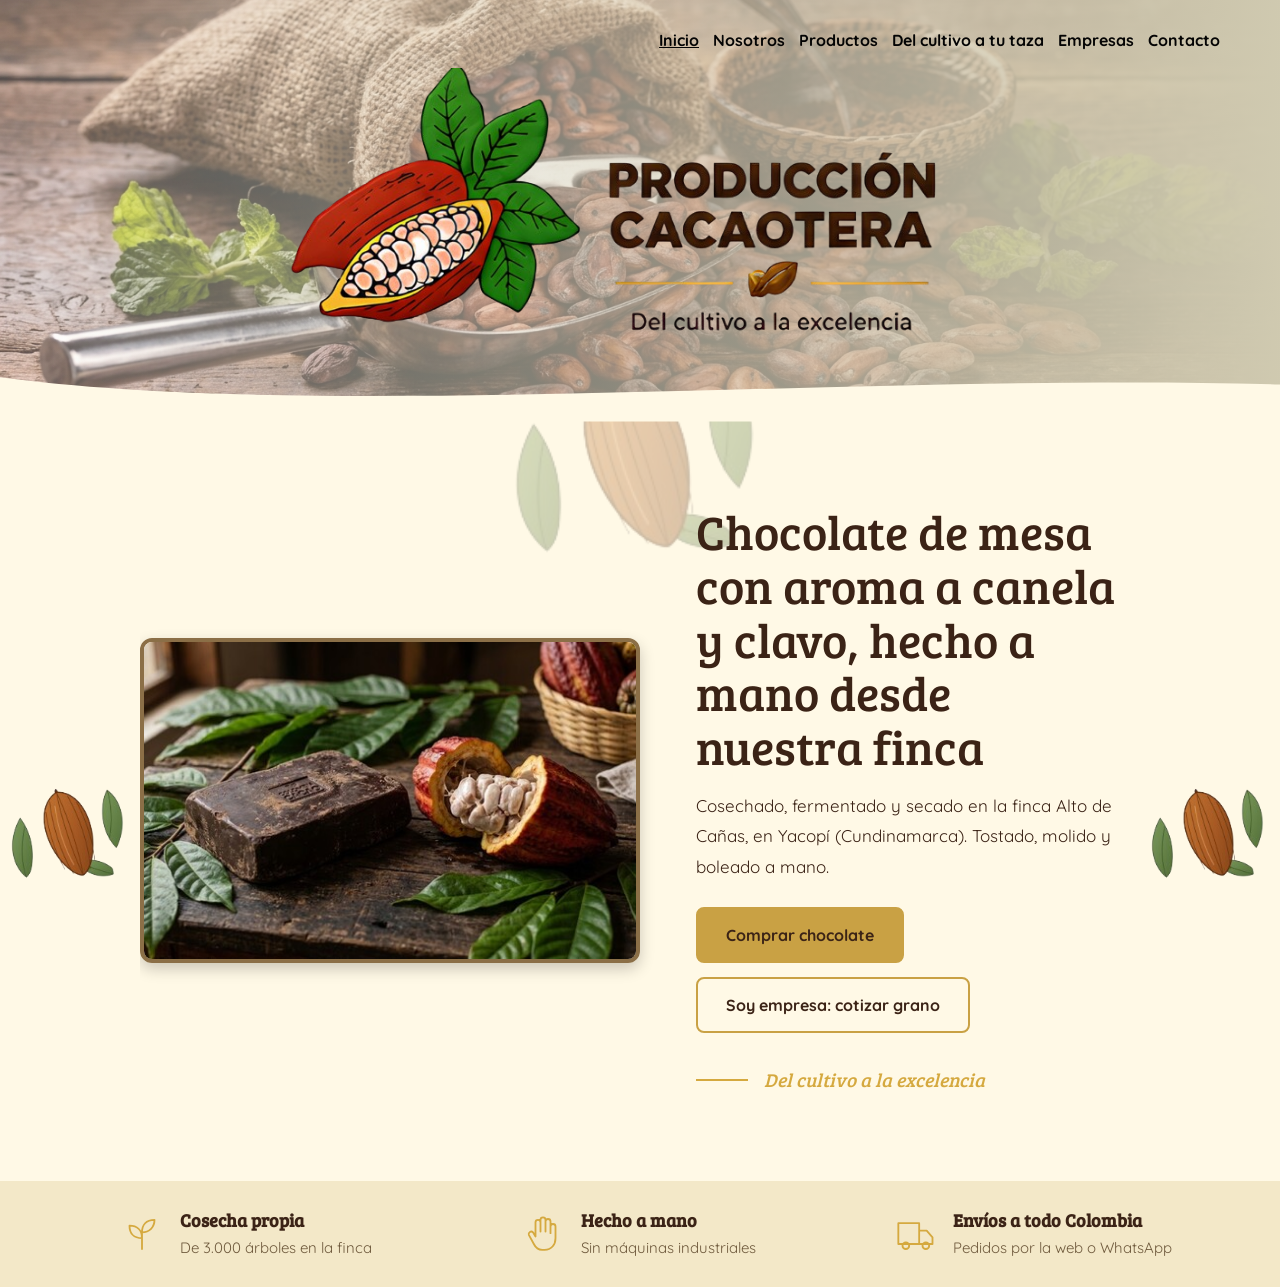
<file: index.html>
<!DOCTYPE html>
<html lang="es">
<head>
    <meta charset="UTF-8">
    <meta name="viewport" content="width=device-width, initial-scale=1.0">
    <title>Pagina web Produccion Cacaotera</title>
    <link rel="shortcut icon" href="img/logo sin fondo.png" type="image/x-icon">
    <link rel="stylesheet" href="css/estilos.css">
    <link rel="preconnect" href="https://fonts.googleapis.com">
    <link rel="preconnect" href="https://fonts.gstatic.com" crossorigin>
    <link href="https://fonts.googleapis.com/css2?family=Bree+Serif&family=Quicksand:wght@300..700&display=swap" rel="stylesheet">
</head>
<body>
    <div class="esquina-imagen esquina-superior-izquierda">
        <img src="img/imaagen fondo.png" alt="">
    </div>
    <div class="esquina-imagen esquina-superior-derecha">
        <img src="img/imaagen fondo.png" alt="">
    </div>
    <div class="esquina-imagen esquina-inferior-izquierda">
        <img src="img/imaagen fondo.png" alt="">
    </div>
    <div class="esquina-imagen esquina-inferior-derecha">
        <img src="img/imaagen fondo.png" alt="">
    </div>
    <header>
        <nav>
            <a href="index.html" aria-current="page">Inicio</a>
            <a href="acerca-de.html">Nosotros</a>
            <a href="portafolio.html">Productos</a>
            <a href="servicios.html">Del cultivo a tu taza</a>
            <a href="empresas.html">Empresas</a>
            <a href="contacto.html">Contacto</a>
        </nav>
        <section class="textos-header">
            <img src="img/logo eslogan sin fondo.png" alt="Producción Cacaotera" class="logo-header">
        </section>  
        <div class="wave" aria-hidden="true"><svg viewBox="0 0 500 150" preserveAspectRatio="none"><path d="M0,10 C130,95 340,0 500,24 L500,95 L0,95 Z"></path></svg></div>
    </header>
    <main>
        <section class="contenedor sobre-nosotros">
            <div class="contenedor-sobre-nosotros">
                <img src="img/imagen nuestro.jpeg" alt="Chocolate de mesa y cacao de nuestra finca" class="imagen-sobre-nosotros">
                <div class="contenido-textos">
                    <h3>Chocolate de mesa con aroma a canela y clavo, hecho a mano desde nuestra finca</h3>
                    <p>Cosechado, fermentado y secado en la finca Alto de Cañas, en Yacopí (Cundinamarca). Tostado, molido y boleado a mano.</p>
                    <div class="botones-producto">
                        <a class="boton-producto boton-comprar" href="portafolio.html">Comprar chocolate</a>
                        <a class="boton-producto boton-cotizar" href="empresas.html">Soy empresa: cotizar grano</a>
                    </div>
                    <p class="frase-destacada"><span aria-hidden="true"></span>Del cultivo a la excelencia</p>
                </div>
            </div> 
        </section>
        <section class="beneficios" aria-label="Lo que nos distingue">
            <div class="beneficios-contenedor">
                <article class="beneficio">
                    <svg viewBox="0 0 48 48" aria-hidden="true">
                        <path d="M24 42V22M24 29C14 29 9 23 9 14c9 0 15 5 15 15ZM24 22c0-9 5-15 15-15 0 9-6 15-15 15Z"/>
                    </svg>
                    <div>
                        <h2>Cosecha propia</h2>
                        <p>De 3.000 árboles en la finca</p>
                    </div>
                </article>
                <article class="beneficio">
                    <svg viewBox="0 0 48 48" aria-hidden="true">
                        <path d="M15 23V10a3 3 0 0 1 6 0v11-14a3 3 0 0 1 6 0v14-12a3 3 0 0 1 6 0v14-8a3 3 0 0 1 6 0v14c0 8-5 14-13 14h-3c-5 0-8-3-10-7l-6-11a3 3 0 0 1 5-3l3 5Z"/>
                    </svg>
                    <div>
                        <h2>Hecho a mano</h2>
                        <p>Sin máquinas industriales</p>
                    </div>
                </article>
                <article class="beneficio">
                    <svg viewBox="0 0 48 48" aria-hidden="true">
                        <path d="M4 11h25v25H4zM29 20h9l7 8v8H29z"/>
                        <circle cx="13" cy="38" r="4"/>
                        <circle cx="37" cy="38" r="4"/>
                    </svg>
                    <div>
                        <h2>Envíos a todo Colombia</h2>
                        <p>Pedidos por la web o WhatsApp</p>
                    </div>
                </article>
            </div>
        </section>
    </main>
</body>
</html>
</file>
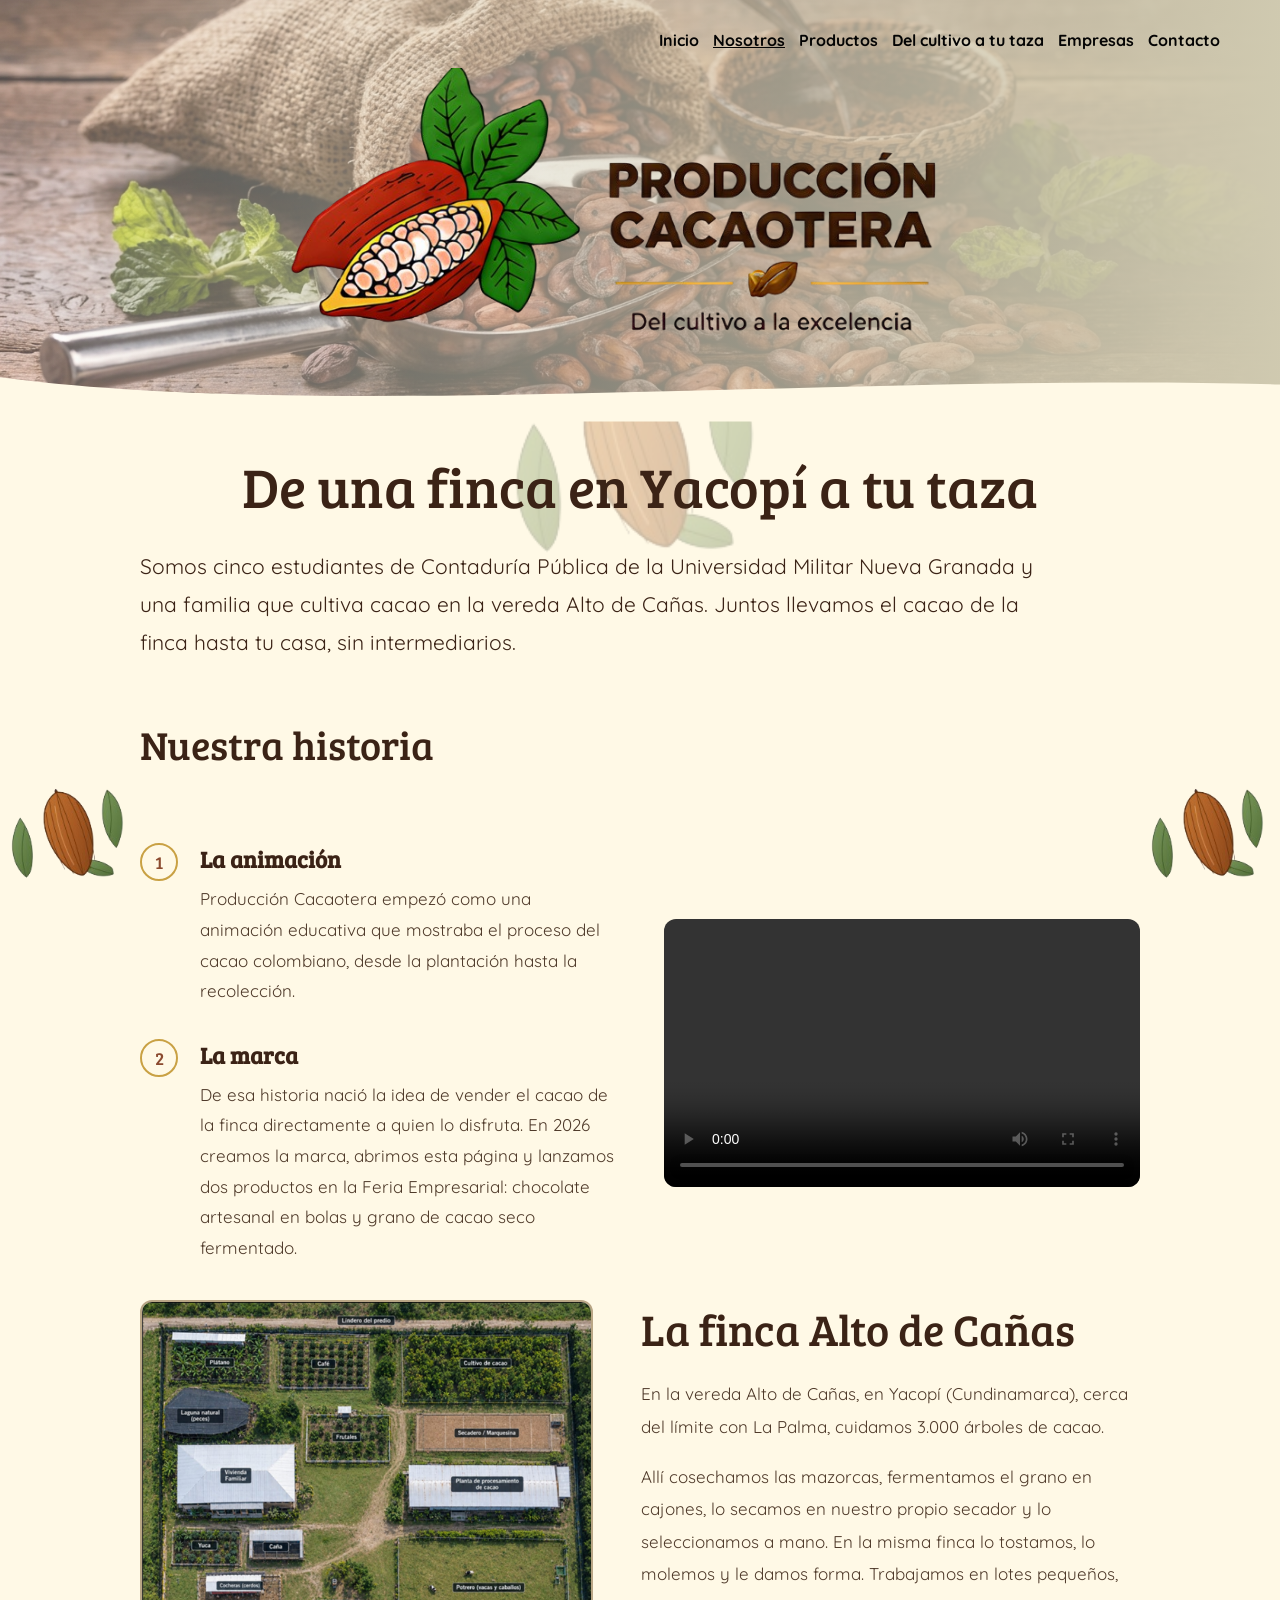
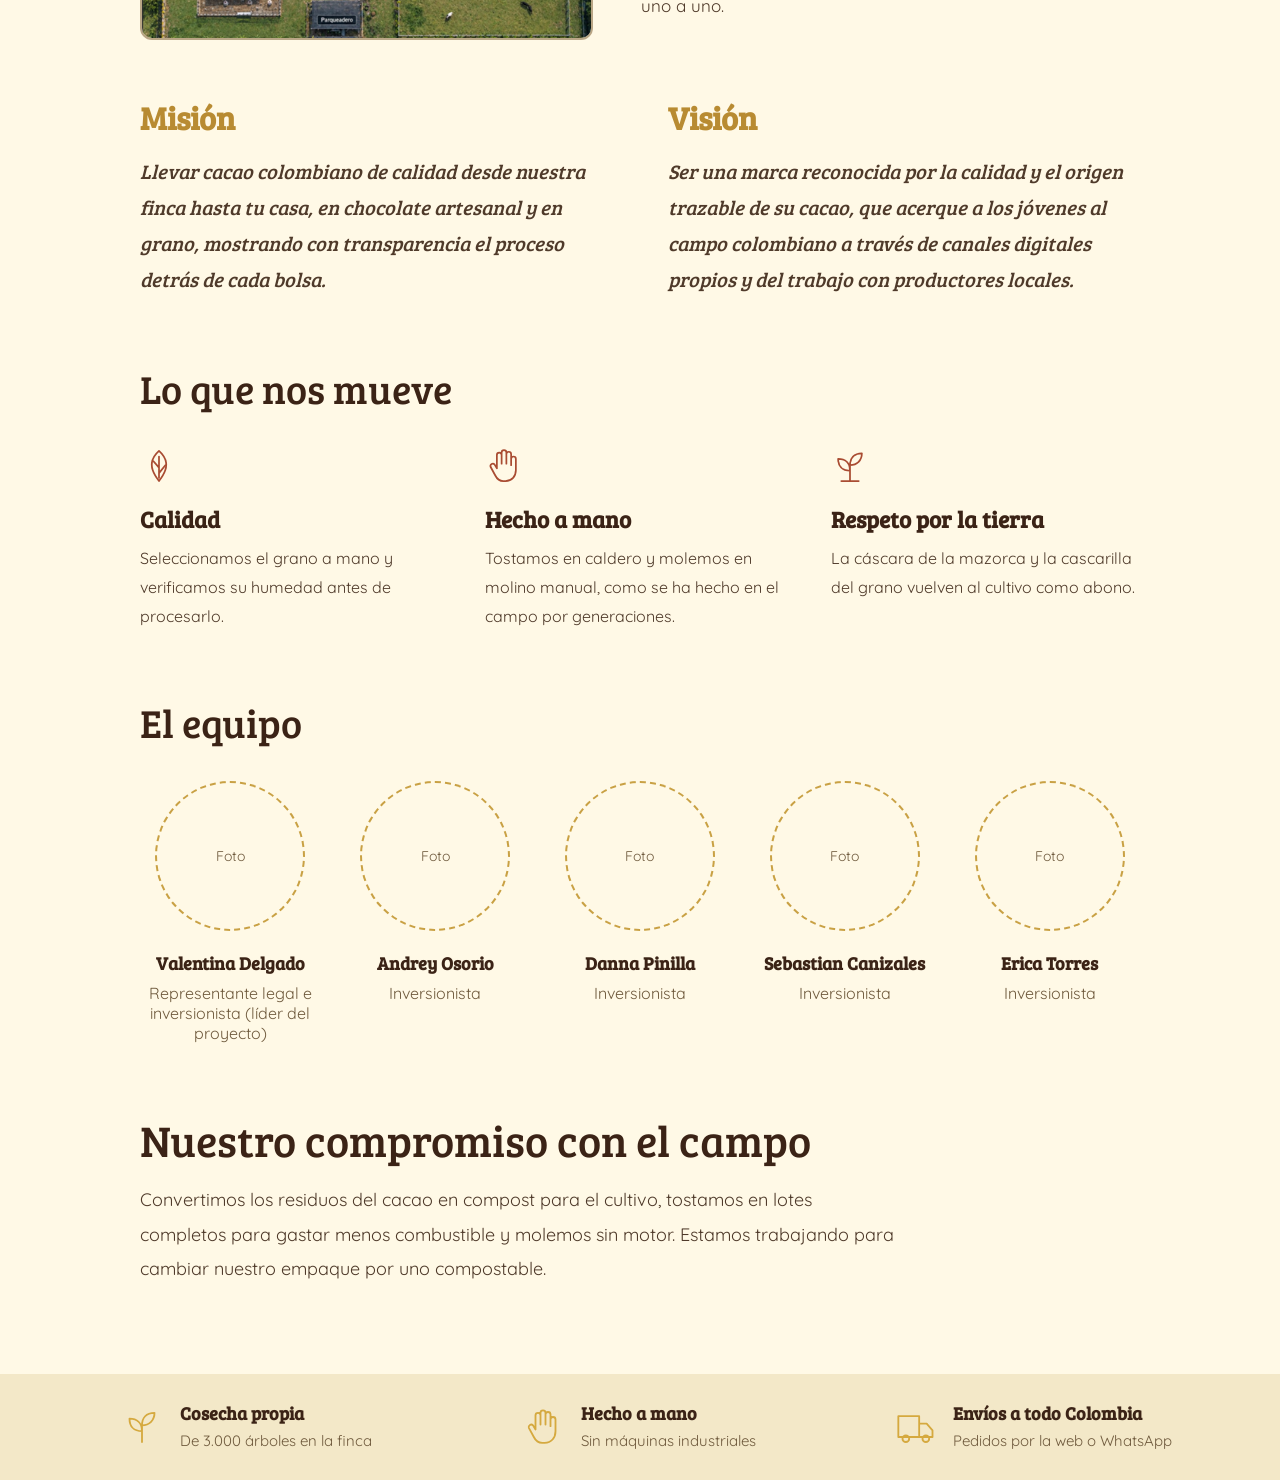
<file: acerca-de.html>
<!DOCTYPE html>
<html lang="es">
<head>
    <meta charset="UTF-8">
    <meta name="viewport" content="width=device-width, initial-scale=1.0">
    <title>Nosotros | Producción Cacaotera</title>
    <link rel="shortcut icon" href="img/logo sin fondo.png" type="image/x-icon">
    <link rel="stylesheet" href="css/estilos.css">
    <link rel="preconnect" href="https://fonts.googleapis.com">
    <link rel="preconnect" href="https://fonts.gstatic.com" crossorigin>
    <link href="https://fonts.googleapis.com/css2?family=Bree+Serif&family=Quicksand:wght@300..700&display=swap" rel="stylesheet">
</head>
<body>
    <div class="esquina-imagen esquina-superior-izquierda"><img src="img/imaagen fondo.png" alt=""></div>
    <div class="esquina-imagen esquina-superior-derecha"><img src="img/imaagen fondo.png" alt=""></div>
    <div class="esquina-imagen esquina-inferior-izquierda"><img src="img/imaagen fondo.png" alt=""></div>
    <div class="esquina-imagen esquina-inferior-derecha"><img src="img/imaagen fondo.png" alt=""></div>
    <header>
        <nav>
            <a href="index.html">Inicio</a>
            <a href="acerca-de.html" aria-current="page">Nosotros</a>
            <a href="portafolio.html">Productos</a>
            <a href="servicios.html">Del cultivo a tu taza</a>
            <a href="empresas.html">Empresas</a>
            <a href="contacto.html">Contacto</a>
        </nav>
        <section class="textos-header">
            <img src="img/logo eslogan sin fondo.png" alt="Producción Cacaotera" class="logo-header">
        </section>
        <div class="wave" aria-hidden="true"><svg viewBox="0 0 500 150" preserveAspectRatio="none"><path d="M0,10 C130,95 340,0 500,24 L500,95 L0,95 Z"></path></svg></div>
    </header>
    <main>
        <section class="contenedor pagina-interna pagina-nosotros">
            <h1>De una finca en Yacopí a tu taza</h1>
            <p class="nosotros-introduccion">Somos cinco estudiantes de Contaduría Pública de la Universidad Militar Nueva Granada y una familia que cultiva cacao en la vereda Alto de Cañas. Juntos llevamos el cacao de la finca hasta tu casa, sin intermediarios.</p>
            <div class="nosotros-historia">
                <h2 class="historia-titulo" id="titulo-historia">Nuestra historia</h2>
                <section class="historia-textos" aria-labelledby="titulo-historia">
                    <article class="hito-historia">
                        <span class="numero-historia" aria-hidden="true">1</span>
                        <div>
                            <h3>La animación</h3>
                            <p>Producción Cacaotera empezó como una animación educativa que mostraba el proceso del cacao colombiano, desde la plantación hasta la recolección.</p>
                        </div>
                    </article>
                    <article class="hito-historia">
                        <span class="numero-historia" aria-hidden="true">2</span>
                        <div>
                            <h3>La marca</h3>
                            <p>De esa historia nació la idea de vender el cacao de la finca directamente a quien lo disfruta. En 2026 creamos la marca, abrimos esta página y lanzamos dos productos en la Feria Empresarial: chocolate artesanal en bolas y grano de cacao seco fermentado.</p>
                        </div>
                    </article>
                </section>
                <div class="espacio-animacion">
                    <video controls preload="metadata" aria-label="Animación del proceso del cacao">
                        <source src="videos/produccion%20cacaotera%20video%20recortado.mp4?v=20261016" type="video/mp4">
                        Tu navegador no puede reproducir este video.
                    </video>
                </div>
            </div>
            <section class="historia-finca" aria-labelledby="titulo-finca">
                <div class="espacio-foto-finca">
                    <img src="img/plano finca.png" alt="Plano aéreo de la finca Alto de Cañas con sus cultivos, secadero, planta de procesamiento y otras áreas">
                </div>
                <div class="texto-finca">
                    <h2 id="titulo-finca">La finca Alto de Cañas</h2>
                    <p>En la vereda Alto de Cañas, en Yacopí (Cundinamarca), cerca del límite con La Palma, cuidamos 3.000 árboles de cacao.</p>
                    <p>Allí cosechamos las mazorcas, fermentamos el grano en cajones, lo secamos en nuestro propio secador y lo seleccionamos a mano. En la misma finca lo tostamos, lo molemos y le damos forma. Trabajamos en lotes pequeños, uno a uno.</p>
                </div>
            </section>
            <section class="mision-vision" aria-label="Misión y visión">
                <article>
                    <h2>Misión</h2>
                    <p>Llevar cacao colombiano de calidad desde nuestra finca hasta tu casa, en chocolate artesanal y en grano, mostrando con transparencia el proceso detrás de cada bolsa.</p>
                </article>
                <article>
                    <h2>Visión</h2>
                    <p>Ser una marca reconocida por la calidad y el origen trazable de su cacao, que acerque a los jóvenes al campo colombiano a través de canales digitales propios y del trabajo con productores locales.</p>
                </article>
            </section>
            <section class="valores" aria-labelledby="titulo-valores">
                <h2 id="titulo-valores">Lo que nos mueve</h2>
                <div class="valores-lista">
                    <article class="valor">
                        <svg viewBox="0 0 48 48" aria-hidden="true">
                            <path d="M24 5C15 13 13 20 16 29c2 6 5 10 8 14 3-4 6-8 8-14 3-9 1-16-8-24Z"/>
                            <path d="M24 12v27m0-13-7-8m7 15 8-10"/>
                        </svg>
                        <h3>Calidad</h3>
                        <p>Seleccionamos el grano a mano y verificamos su humedad antes de procesarlo.</p>
                    </article>
                    <article class="valor">
                        <svg viewBox="0 0 48 48" aria-hidden="true">
                            <path d="M15 23V10a3 3 0 0 1 6 0v11-14a3 3 0 0 1 6 0v14-12a3 3 0 0 1 6 0v14-8a3 3 0 0 1 6 0v14c0 8-5 14-13 14h-3c-5 0-8-3-10-7l-6-11a3 3 0 0 1 5-3l3 5Z"/>
                        </svg>
                        <h3>Hecho a mano</h3>
                        <p>Tostamos en caldero y molemos en molino manual, como se ha hecho en el campo por generaciones.</p>
                    </article>
                    <article class="valor">
                        <svg viewBox="0 0 48 48" aria-hidden="true">
                            <path d="M24 43V23M24 30C14 30 9 24 9 15c9 0 15 5 15 15ZM24 23C24 14 29 8 39 8c0 9-6 15-15 15Z"/>
                            <path d="M13 43h22"/>
                        </svg>
                        <h3>Respeto por la tierra</h3>
                        <p>La cáscara de la mazorca y la cascarilla del grano vuelven al cultivo como abono.</p>
                    </article>
                </div>
            </section>
            <section class="equipo" aria-labelledby="titulo-equipo">
                <h2 id="titulo-equipo">El equipo</h2>
                <div class="equipo-lista">
                    <article class="miembro-equipo">
                        <div class="foto-equipo" role="img" aria-label="Espacio reservado para la foto de Valentina Delgado">Foto</div>
                        <h3>Valentina Delgado</h3>
                        <p>Representante legal e inversionista (líder del proyecto)</p>
                    </article>
                    <article class="miembro-equipo">
                        <div class="foto-equipo" role="img" aria-label="Espacio reservado para la foto de Andrey Osorio">Foto</div>
                        <h3>Andrey Osorio</h3>
                        <p>Inversionista</p>
                    </article>
                    <article class="miembro-equipo">
                        <div class="foto-equipo" role="img" aria-label="Espacio reservado para la foto de Danna Pinilla">Foto</div>
                        <h3>Danna Pinilla</h3>
                        <p>Inversionista</p>
                    </article>
                    <article class="miembro-equipo">
                        <div class="foto-equipo" role="img" aria-label="Espacio reservado para la foto de Sebastian Canizales">Foto</div>
                        <h3>Sebastian Canizales</h3>
                        <p>Inversionista</p>
                    </article>
                    <article class="miembro-equipo">
                        <div class="foto-equipo" role="img" aria-label="Espacio reservado para la foto de Erica Torres">Foto</div>
                        <h3>Erica Torres</h3>
                        <p>Inversionista</p>
                    </article>
                </div>
            </section>
            <section class="compromiso-campo" aria-labelledby="titulo-compromiso">
                <h2 id="titulo-compromiso">Nuestro compromiso con el campo</h2>
                <p>Convertimos los residuos del cacao en compost para el cultivo, tostamos en lotes completos para gastar menos combustible y molemos sin motor. Estamos trabajando para cambiar nuestro empaque por uno compostable.</p>
            </section>
        </section>
        <section class="beneficios" aria-label="Lo que nos distingue">
            <div class="beneficios-contenedor">
                <article class="beneficio"><svg viewBox="0 0 48 48" aria-hidden="true"><path d="M24 42V22M24 29C14 29 9 23 9 14c9 0 15 5 15 15ZM24 22c0-9 5-15 15-15 0 9-6 15-15 15Z"/></svg><div><h2>Cosecha propia</h2><p>De 3.000 árboles en la finca</p></div></article>
                <article class="beneficio"><svg viewBox="0 0 48 48" aria-hidden="true"><path d="M15 23V10a3 3 0 0 1 6 0v11-14a3 3 0 0 1 6 0v14-12a3 3 0 0 1 6 0v14-8a3 3 0 0 1 6 0v14c0 8-5 14-13 14h-3c-5 0-8-3-10-7l-6-11a3 3 0 0 1 5-3l3 5Z"/></svg><div><h2>Hecho a mano</h2><p>Sin máquinas industriales</p></div></article>
                <article class="beneficio"><svg viewBox="0 0 48 48" aria-hidden="true"><path d="M4 11h25v25H4zM29 20h9l7 8v8H29z"/><circle cx="13" cy="38" r="4"/><circle cx="37" cy="38" r="4"/></svg><div><h2>Envíos a todo Colombia</h2><p>Pedidos por la web o WhatsApp</p></div></article>
            </div>
        </section>
    </main>
</body>
</html>
</file>
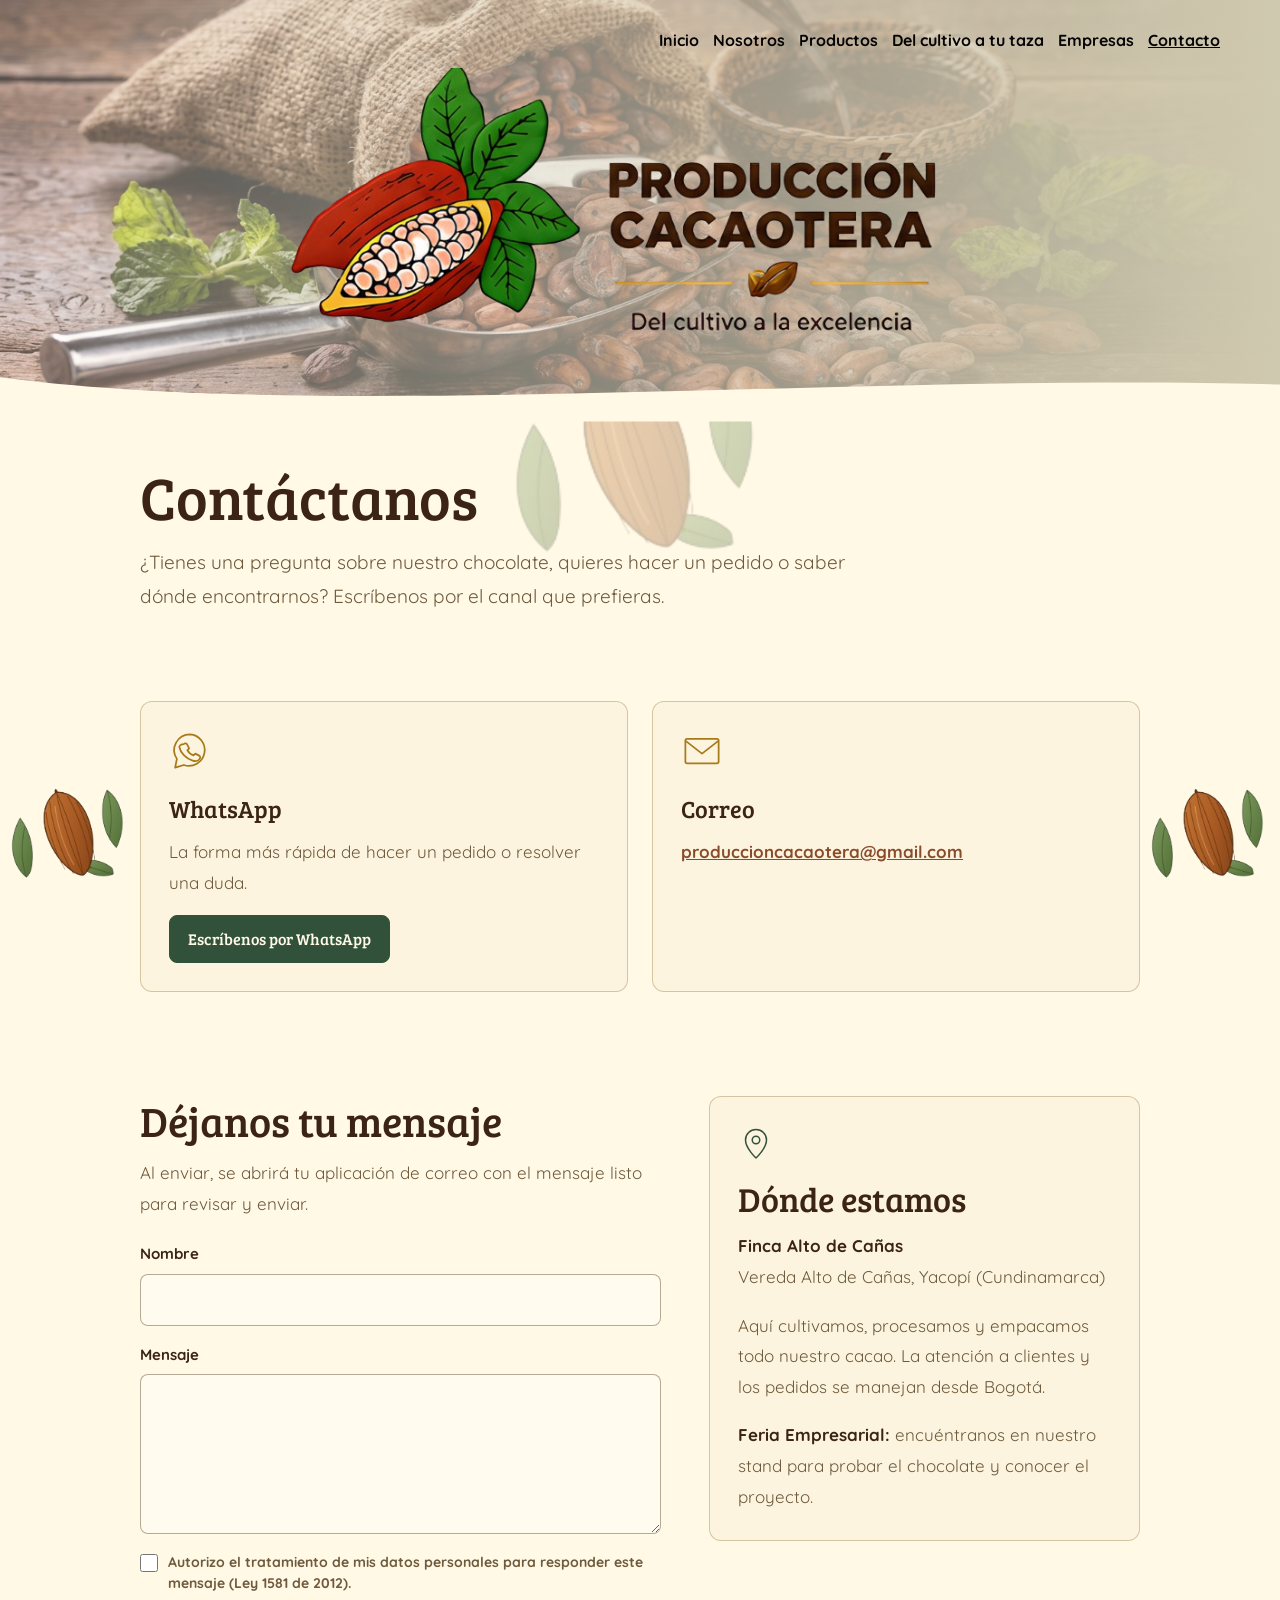
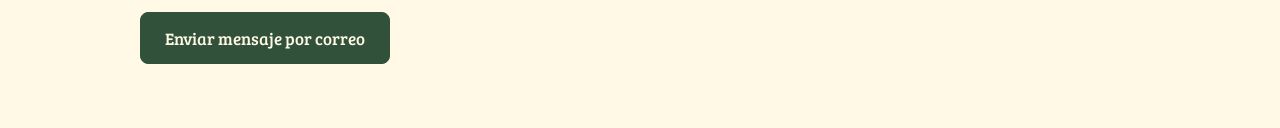
<file: contacto.html>
<!DOCTYPE html>
<html lang="es">
<head>
    <meta charset="UTF-8">
    <meta name="viewport" content="width=device-width, initial-scale=1.0">
    <title>Contacto | Producción Cacaotera</title>
    <link rel="shortcut icon" href="img/logo sin fondo.png" type="image/x-icon">
    <link rel="stylesheet" href="css/estilos.css">
    <link rel="preconnect" href="https://fonts.googleapis.com">
    <link rel="preconnect" href="https://fonts.gstatic.com" crossorigin>
    <link href="https://fonts.googleapis.com/css2?family=Bree+Serif&family=Quicksand:wght@300..700&display=swap" rel="stylesheet">
</head>
<body class="pagina-contacto">
    <div class="esquina-imagen esquina-superior-izquierda"><img src="img/imaagen fondo.png" alt=""></div>
    <div class="esquina-imagen esquina-superior-derecha"><img src="img/imaagen fondo.png" alt=""></div>
    <div class="esquina-imagen esquina-inferior-izquierda"><img src="img/imaagen fondo.png" alt=""></div>
    <div class="esquina-imagen esquina-inferior-derecha"><img src="img/imaagen fondo.png" alt=""></div>
    <header>
        <nav>
            <a href="index.html">Inicio</a>
            <a href="acerca-de.html">Nosotros</a>
            <a href="portafolio.html">Productos</a>
            <a href="servicios.html">Del cultivo a tu taza</a>
            <a href="empresas.html">Empresas</a>
            <a href="contacto.html" aria-current="page">Contacto</a>
        </nav>
        <section class="textos-header">
            <img src="img/logo eslogan sin fondo.png" alt="Producción Cacaotera" class="logo-header">
        </section>
        <div class="wave" aria-hidden="true"><svg viewBox="0 0 500 150" preserveAspectRatio="none"><path d="M0,10 C130,95 340,0 500,24 L500,95 L0,95 Z"></path></svg></div>
    </header>
    <main>
        <section class="contacto-intro" aria-labelledby="titulo-contacto">
            <div class="contacto-intro-contenido">
                <h1 id="titulo-contacto">Contáctanos</h1>
                <p>¿Tienes una pregunta sobre nuestro chocolate, quieres hacer un pedido o saber dónde encontrarnos? Escríbenos por el canal que prefieras.</p>
            </div>
        </section>
        <section class="contacto-canales" aria-label="Canales de contacto">
            <div class="contacto-canales-contenido">
                <article class="contacto-tarjeta">
                    <svg viewBox="0 0 48 48" aria-hidden="true">
                        <path d="M24 5a18 18 0 0 0-15 28l-2 10 10-3A18 18 0 1 0 24 5Z"/>
                        <path d="M17 16c1-1 3-1 4 1l2 4-2 2c2 4 4 5 7 6l2-2 4 2c2 1 2 3 1 4-2 3-5 3-8 2-7-2-14-9-15-15-1-2 2-4 5-4Z"/>
                    </svg>
                    <h2>WhatsApp</h2>
                    <p>La forma más rápida de hacer un pedido o resolver una duda.</p>
                    <a class="contacto-whatsapp" href="https://wa.me/573105357231" target="_blank" rel="noopener noreferrer">Escríbenos por WhatsApp</a>
                </article>
                <article class="contacto-tarjeta">
                    <svg viewBox="0 0 48 48" aria-hidden="true">
                        <rect x="5" y="10" width="38" height="28" rx="2"/>
                        <path d="m6 13 18 14 18-14"/>
                    </svg>
                    <h2>Correo</h2>
                    <a class="contacto-correo" href="mailto:produccioncacaotera@gmail.com">produccioncacaotera@gmail.com</a>
                </article>
            </div>
        </section>
        <section class="contacto-mensaje-seccion" aria-label="Formulario y ubicación">
            <div class="contacto-mensaje-contenido">
                <div class="contacto-mensaje-formulario">
                    <h2>Déjanos tu mensaje</h2>
                    <p>Al enviar, se abrirá tu aplicación de correo con el mensaje listo para revisar y enviar.</p>
                    <form id="formulario-contacto">
                        <div class="campo-contacto">
                            <label for="contacto-nombre">Nombre</label>
                            <input id="contacto-nombre" name="nombre" type="text" autocomplete="name" required>
                        </div>
                        <div class="campo-contacto">
                            <label for="contacto-mensaje">Mensaje</label>
                            <textarea id="contacto-mensaje" name="mensaje" rows="5" required></textarea>
                        </div>
                        <div class="consentimiento-contacto">
                            <input id="contacto-consentimiento" name="consentimiento" type="checkbox" required>
                            <label for="contacto-consentimiento">Autorizo el tratamiento de mis datos personales para responder este mensaje (Ley 1581 de 2012).</label>
                        </div>
                        <button class="boton-contacto" type="submit">Enviar mensaje por correo</button>
                    </form>
                </div>
                <aside class="contacto-ubicacion">
                    <svg viewBox="0 0 48 48" aria-hidden="true">
                        <path d="M38 20c0 11-14 24-14 24S10 31 10 20a14 14 0 1 1 28 0Z"/>
                        <circle cx="24" cy="20" r="5"/>
                    </svg>
                    <h2>Dónde estamos</h2>
                    <p><strong>Finca Alto de Cañas</strong><br>Vereda Alto de Cañas, Yacopí (Cundinamarca)</p>
                    <p>Aquí cultivamos, procesamos y empacamos todo nuestro cacao. La atención a clientes y los pedidos se manejan desde Bogotá.</p>
                    <p><strong>Feria Empresarial:</strong> encuéntranos en nuestro stand para probar el chocolate y conocer el proyecto.</p>
                </aside>
            </div>
        </section>
    </main>
    <script>
        document.getElementById('formulario-contacto').addEventListener('submit', (event) => {
            event.preventDefault();
            const datos = new FormData(event.currentTarget);
            const asunto = encodeURIComponent('Mensaje desde la página de contacto');
            const cuerpo = encodeURIComponent(`Nombre: ${datos.get('nombre')}\n\nMensaje:\n${datos.get('mensaje')}`);
            window.location.href = `mailto:produccioncacaotera@gmail.com?subject=${asunto}&body=${cuerpo}`;
        });
    </script>
</body>
</html>
</file>
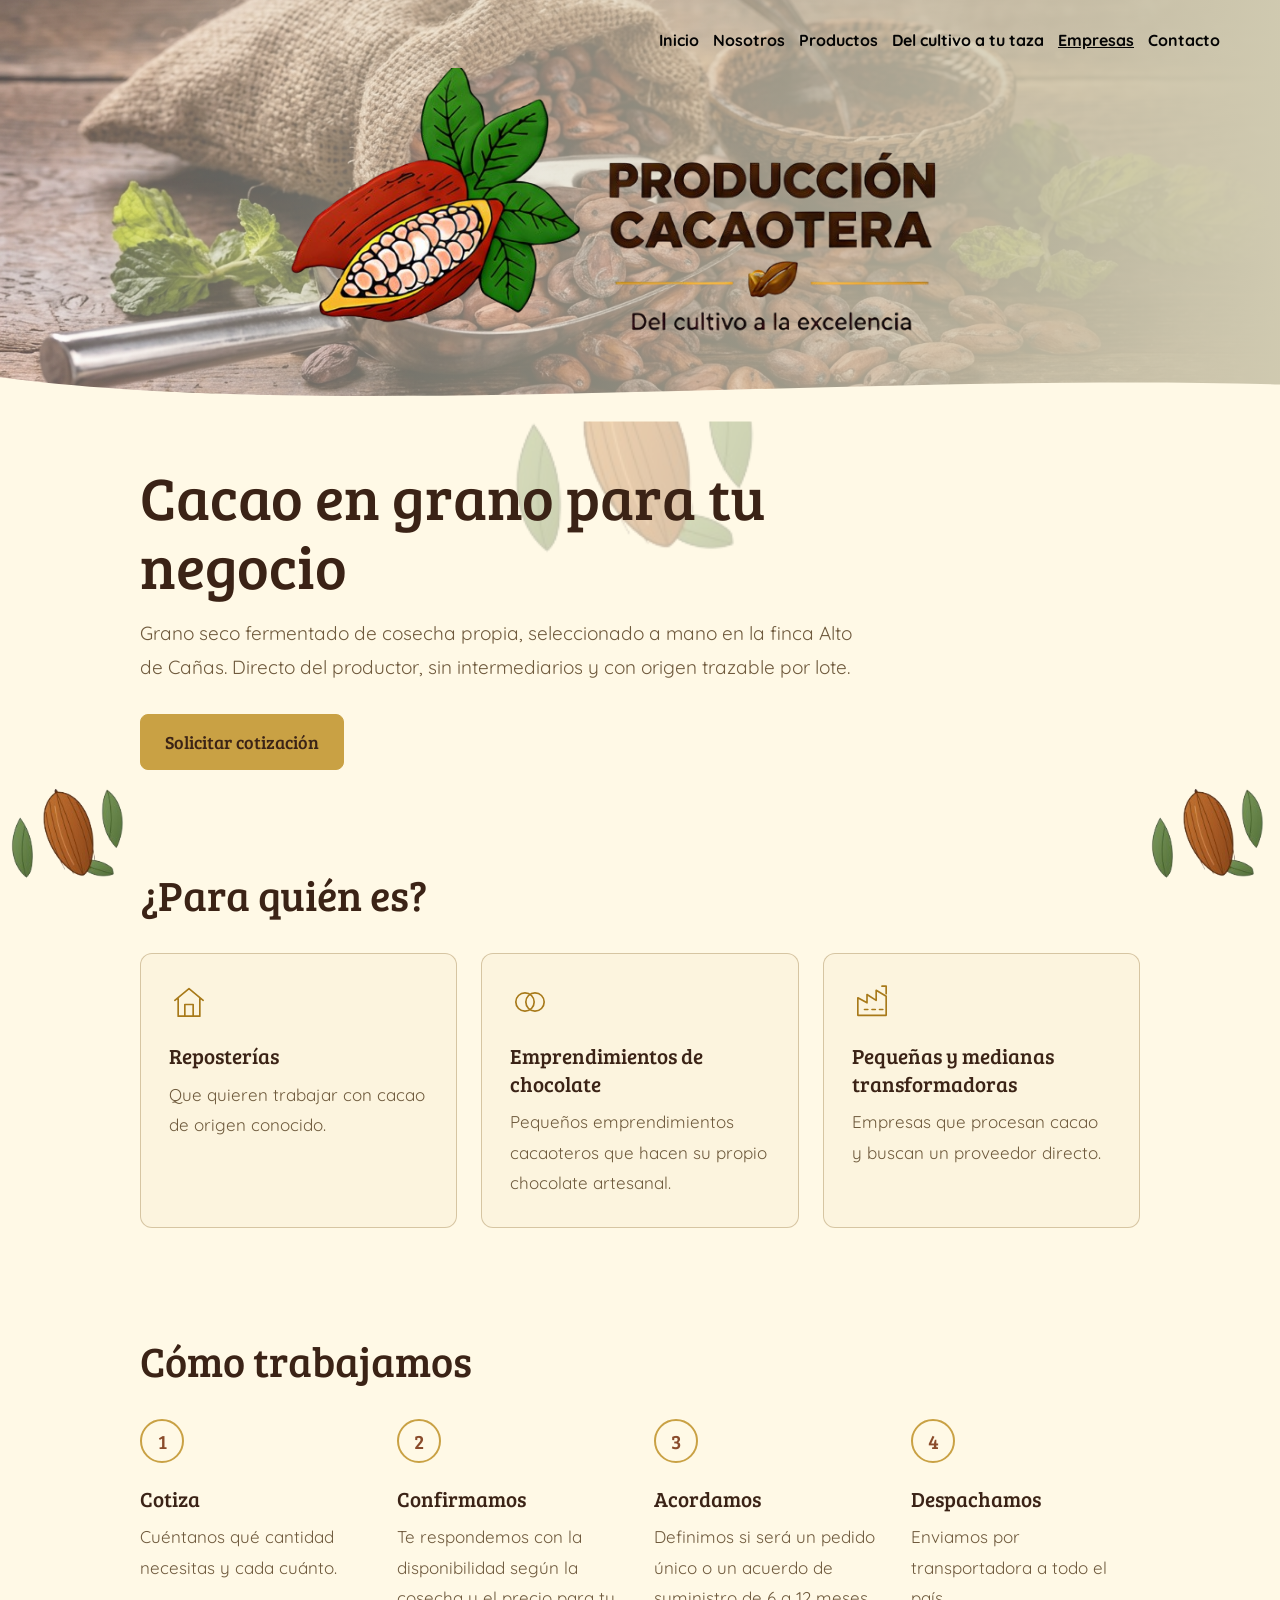
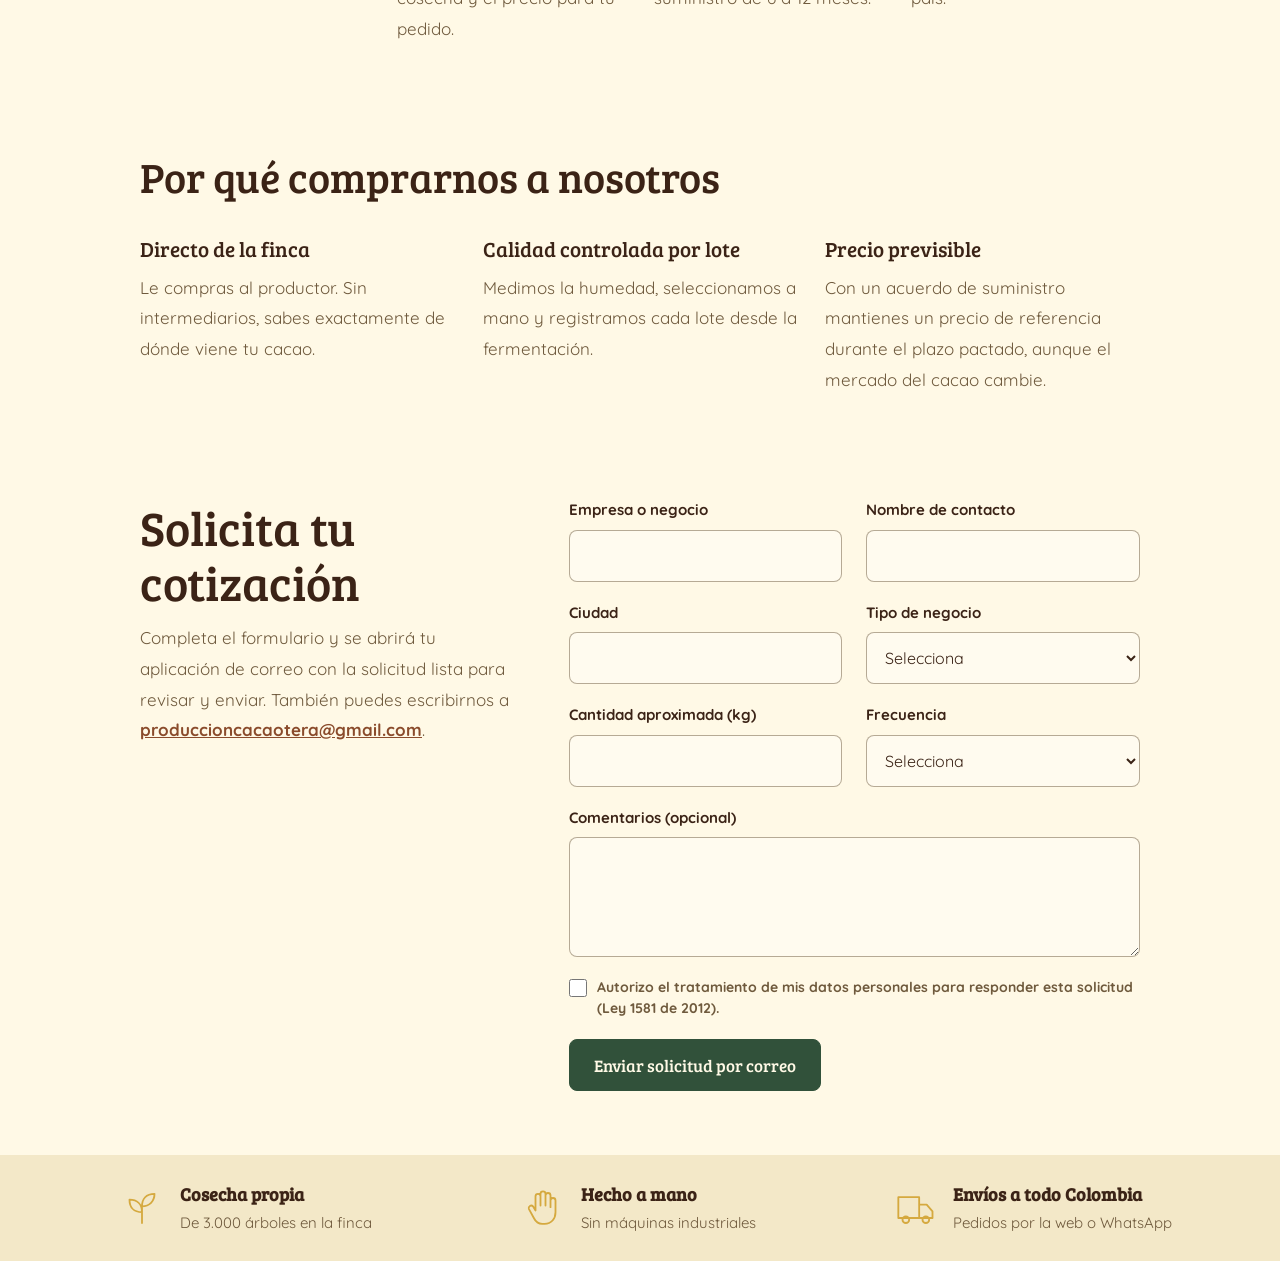
<file: empresas.html>
<!DOCTYPE html>
<html lang="es">
<head>
    <meta charset="UTF-8">
    <meta name="viewport" content="width=device-width, initial-scale=1.0">
    <title>Empresas | Producción Cacaotera</title>
    <link rel="shortcut icon" href="img/logo sin fondo.png" type="image/x-icon">
    <link rel="stylesheet" href="css/estilos.css">
    <link rel="preconnect" href="https://fonts.googleapis.com">
    <link rel="preconnect" href="https://fonts.gstatic.com" crossorigin>
    <link href="https://fonts.googleapis.com/css2?family=Bree+Serif&family=Quicksand:wght@300..700&display=swap" rel="stylesheet">
</head>
<body class="pagina-empresas">
    <div class="esquina-imagen esquina-superior-izquierda"><img src="img/imaagen fondo.png" alt=""></div>
    <div class="esquina-imagen esquina-superior-derecha"><img src="img/imaagen fondo.png" alt=""></div>
    <div class="esquina-imagen esquina-inferior-izquierda"><img src="img/imaagen fondo.png" alt=""></div>
    <div class="esquina-imagen esquina-inferior-derecha"><img src="img/imaagen fondo.png" alt=""></div>
    <header>
        <nav>
            <a href="index.html">Inicio</a>
            <a href="acerca-de.html">Nosotros</a>
            <a href="portafolio.html">Productos</a>
            <a href="servicios.html">Del cultivo a tu taza</a>
            <a href="empresas.html" aria-current="page">Empresas</a>
            <a href="contacto.html">Contacto</a>
        </nav>
        <section class="textos-header">
            <img src="img/logo eslogan sin fondo.png" alt="Producción Cacaotera" class="logo-header">
        </section>
        <div class="wave" aria-hidden="true"><svg viewBox="0 0 500 150" preserveAspectRatio="none"><path d="M0,10 C130,95 340,0 500,24 L500,95 L0,95 Z"></path></svg></div>
    </header>
    <main>
        <section class="empresas-intro" aria-labelledby="titulo-empresas">
            <div class="empresas-intro-contenido">
                <h1 id="titulo-empresas">Cacao en grano para tu negocio</h1>
                <p>Grano seco fermentado de cosecha propia, seleccionado a mano en la finca Alto de Cañas. Directo del productor, sin intermediarios y con origen trazable por lote.</p>
                <a class="empresas-cotizacion" href="contacto.html">Solicitar cotización</a>
            </div>
        </section>
        <section class="empresas-publico" aria-labelledby="titulo-publico">
            <div class="empresas-seccion-contenido">
                <h2 id="titulo-publico">¿Para quién es?</h2>
                <div class="empresas-publico-lista">
                    <article class="empresa-tarjeta">
                        <svg viewBox="0 0 48 48" aria-hidden="true">
                            <path d="M7 22 24 8l17 14M11 20v21h26V20M19 41V27h10v14"/>
                        </svg>
                        <h3>Reposterías</h3>
                        <p>Que quieren trabajar con cacao de origen conocido.</p>
                    </article>
                    <article class="empresa-tarjeta">
                        <svg viewBox="0 0 48 48" aria-hidden="true">
                            <circle cx="18" cy="24" r="11"/>
                            <circle cx="30" cy="24" r="11"/>
                        </svg>
                        <h3>Emprendimientos de chocolate</h3>
                        <p>Pequeños emprendimientos cacaoteros que hacen su propio chocolate artesanal.</p>
                    </article>
                    <article class="empresa-tarjeta">
                        <svg viewBox="0 0 48 48" aria-hidden="true">
                            <path d="M7 40V19l11 6V15l11 7V10l12 7v23H7ZM15 33h4m5 0h4m5 0h4"/>
                            <path d="M36 5h5v9"/>
                        </svg>
                        <h3>Pequeñas y medianas transformadoras</h3>
                        <p>Empresas que procesan cacao y buscan un proveedor directo.</p>
                    </article>
                </div>
            </div>
        </section>
        <section class="empresas-proceso" aria-labelledby="titulo-proceso-empresas">
            <div class="empresas-seccion-contenido">
                <h2 id="titulo-proceso-empresas">Cómo trabajamos</h2>
                <ol class="empresas-pasos">
                    <li>
                        <span aria-hidden="true">1</span>
                        <h3>Cotiza</h3>
                        <p>Cuéntanos qué cantidad necesitas y cada cuánto.</p>
                    </li>
                    <li>
                        <span aria-hidden="true">2</span>
                        <h3>Confirmamos</h3>
                        <p>Te respondemos con la disponibilidad según la cosecha y el precio para tu pedido.</p>
                    </li>
                    <li>
                        <span aria-hidden="true">3</span>
                        <h3>Acordamos</h3>
                        <p>Definimos si será un pedido único o un acuerdo de suministro de 6 a 12 meses.</p>
                    </li>
                    <li>
                        <span aria-hidden="true">4</span>
                        <h3>Despachamos</h3>
                        <p>Enviamos por transportadora a todo el país.</p>
                    </li>
                </ol>
            </div>
        </section>
        <section class="empresas-razones" aria-labelledby="titulo-razones">
            <div class="empresas-seccion-contenido">
                <h2 id="titulo-razones">Por qué comprarnos a nosotros</h2>
                <div class="empresas-razones-lista">
                    <article>
                        <h3>Directo de la finca</h3>
                        <p>Le compras al productor. Sin intermediarios, sabes exactamente de dónde viene tu cacao.</p>
                    </article>
                    <article>
                        <h3>Calidad controlada por lote</h3>
                        <p>Medimos la humedad, seleccionamos a mano y registramos cada lote desde la fermentación.</p>
                    </article>
                    <article>
                        <h3>Precio previsible</h3>
                        <p>Con un acuerdo de suministro mantienes un precio de referencia durante el plazo pactado, aunque el mercado del cacao cambie.</p>
                    </article>
                </div>
            </div>
        </section>
        <section class="empresas-cotizacion-seccion" aria-labelledby="titulo-cotizacion">
            <div class="empresas-cotizacion-contenido">
                <div class="empresas-cotizacion-intro">
                    <h2 id="titulo-cotizacion">Solicita tu cotización</h2>
                    <p>Completa el formulario y se abrirá tu aplicación de correo con la solicitud lista para revisar y enviar. También puedes escribirnos a <a href="mailto:produccioncacaotera@gmail.com">produccioncacaotera@gmail.com</a>.</p>
                </div>
                <form class="formulario-cotizacion" id="formulario-cotizacion">
                    <div class="campo-cotizacion">
                        <label for="empresa-negocio">Empresa o negocio</label>
                        <input id="empresa-negocio" name="empresa" type="text" autocomplete="organization" required>
                    </div>
                    <div class="campo-cotizacion">
                        <label for="nombre-contacto">Nombre de contacto</label>
                        <input id="nombre-contacto" name="nombre" type="text" autocomplete="name" required>
                    </div>
                    <div class="campo-cotizacion">
                        <label for="ciudad-empresa">Ciudad</label>
                        <input id="ciudad-empresa" name="ciudad" type="text" autocomplete="address-level2" required>
                    </div>
                    <div class="campo-cotizacion">
                        <label for="tipo-negocio">Tipo de negocio</label>
                        <select id="tipo-negocio" name="tipo" required>
                            <option value="" selected disabled>Selecciona</option>
                            <option>Repostería</option>
                            <option>Emprendimiento de chocolate</option>
                            <option>Empresa transformadora</option>
                            <option>Otro</option>
                        </select>
                    </div>
                    <div class="campo-cotizacion">
                        <label for="cantidad-cacao">Cantidad aproximada (kg)</label>
                        <input id="cantidad-cacao" name="cantidad" type="number" min="1" step="1" required>
                    </div>
                    <div class="campo-cotizacion">
                        <label for="frecuencia-pedido">Frecuencia</label>
                        <select id="frecuencia-pedido" name="frecuencia" required>
                            <option value="" selected disabled>Selecciona</option>
                            <option>Pedido único</option>
                            <option>Semanal</option>
                            <option>Mensual</option>
                            <option>Acuerdo de suministro (6 a 12 meses)</option>
                        </select>
                    </div>
                    <div class="campo-cotizacion campo-cotizacion-comentarios">
                        <label for="comentarios-cotizacion">Comentarios (opcional)</label>
                        <textarea id="comentarios-cotizacion" name="comentarios" rows="4"></textarea>
                    </div>
                    <div class="consentimiento-cotizacion">
                        <input id="consentimiento-datos" name="consentimiento" type="checkbox" required>
                        <label for="consentimiento-datos">Autorizo el tratamiento de mis datos personales para responder esta solicitud (Ley 1581 de 2012).</label>
                    </div>
                    <button class="boton-cotizacion" type="submit">Enviar solicitud por correo</button>
                </form>
            </div>
        </section>
        <section class="beneficios" aria-label="Lo que nos distingue">
            <div class="beneficios-contenedor">
                <article class="beneficio"><svg viewBox="0 0 48 48" aria-hidden="true"><path d="M24 42V22M24 29C14 29 9 23 9 14c9 0 15 5 15 15ZM24 22c0-9 5-15 15-15 0 9-6 15-15 15Z"/></svg><div><h2>Cosecha propia</h2><p>De 3.000 árboles en la finca</p></div></article>
                <article class="beneficio"><svg viewBox="0 0 48 48" aria-hidden="true"><path d="M15 23V10a3 3 0 0 1 6 0v11-14a3 3 0 0 1 6 0v14-12a3 3 0 0 1 6 0v14-8a3 3 0 0 1 6 0v14c0 8-5 14-13 14h-3c-5 0-8-3-10-7l-6-11a3 3 0 0 1 5-3l3 5Z"/></svg><div><h2>Hecho a mano</h2><p>Sin máquinas industriales</p></div></article>
                <article class="beneficio"><svg viewBox="0 0 48 48" aria-hidden="true"><path d="M4 11h25v25H4zM29 20h9l7 8v8H29z"/><circle cx="13" cy="38" r="4"/><circle cx="37" cy="38" r="4"/></svg><div><h2>Envíos a todo Colombia</h2><p>Pedidos por la web o WhatsApp</p></div></article>
            </div>
        </section>
    </main>
    <script>
        document.getElementById('formulario-cotizacion').addEventListener('submit', (event) => {
            event.preventDefault();
            const datos = new FormData(event.currentTarget);
            const cuerpo = [
                'Solicitud de cotización para empresas',
                '',
                `Empresa o negocio: ${datos.get('empresa')}`,
                `Nombre de contacto: ${datos.get('nombre')}`,
                `Ciudad: ${datos.get('ciudad')}`,
                `Tipo de negocio: ${datos.get('tipo')}`,
                `Cantidad aproximada: ${datos.get('cantidad')} kg`,
                `Frecuencia: ${datos.get('frecuencia')}`,
                `Comentarios: ${datos.get('comentarios') || 'Sin comentarios'}`
            ].join('\n');
            const asunto = encodeURIComponent('Solicitud de cotización para empresas');
            window.location.href = `mailto:produccioncacaotera@gmail.com?subject=${asunto}&body=${encodeURIComponent(cuerpo)}`;
        });
    </script>
</body>
</html>
</file>
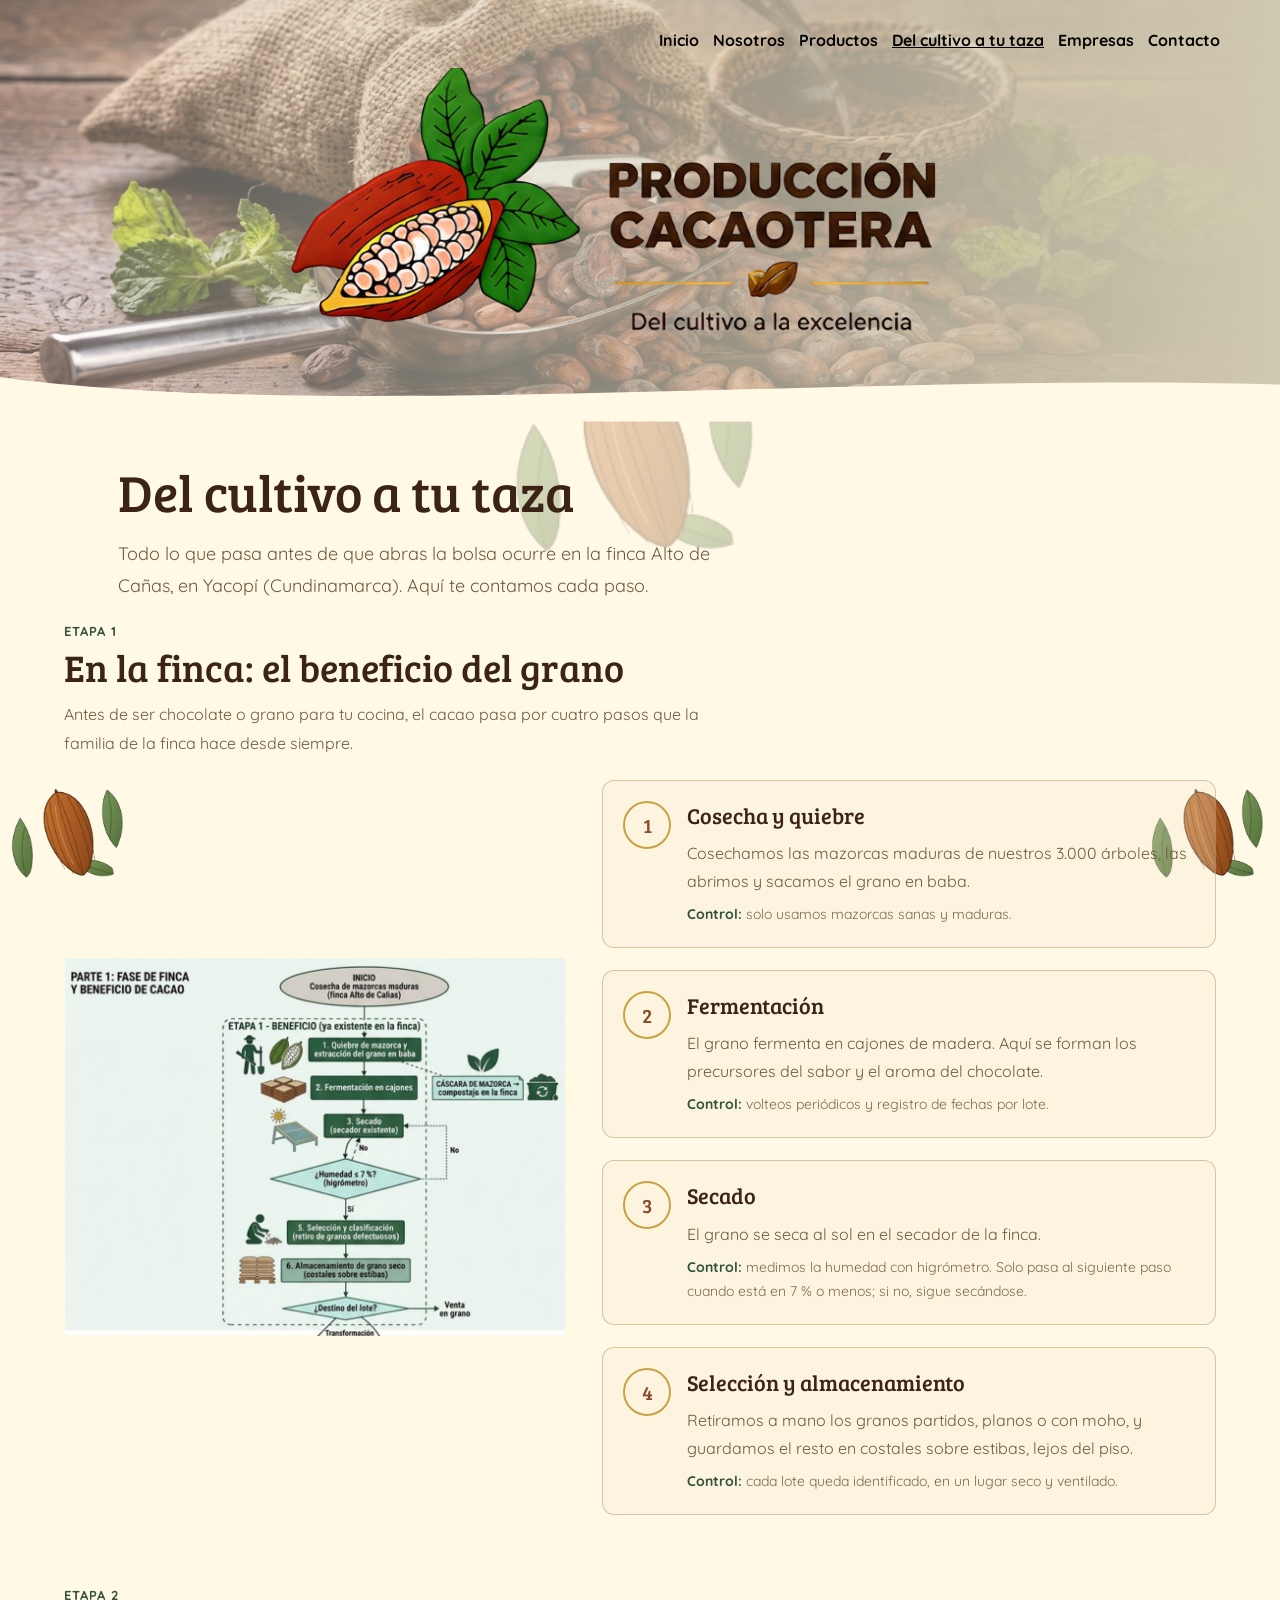
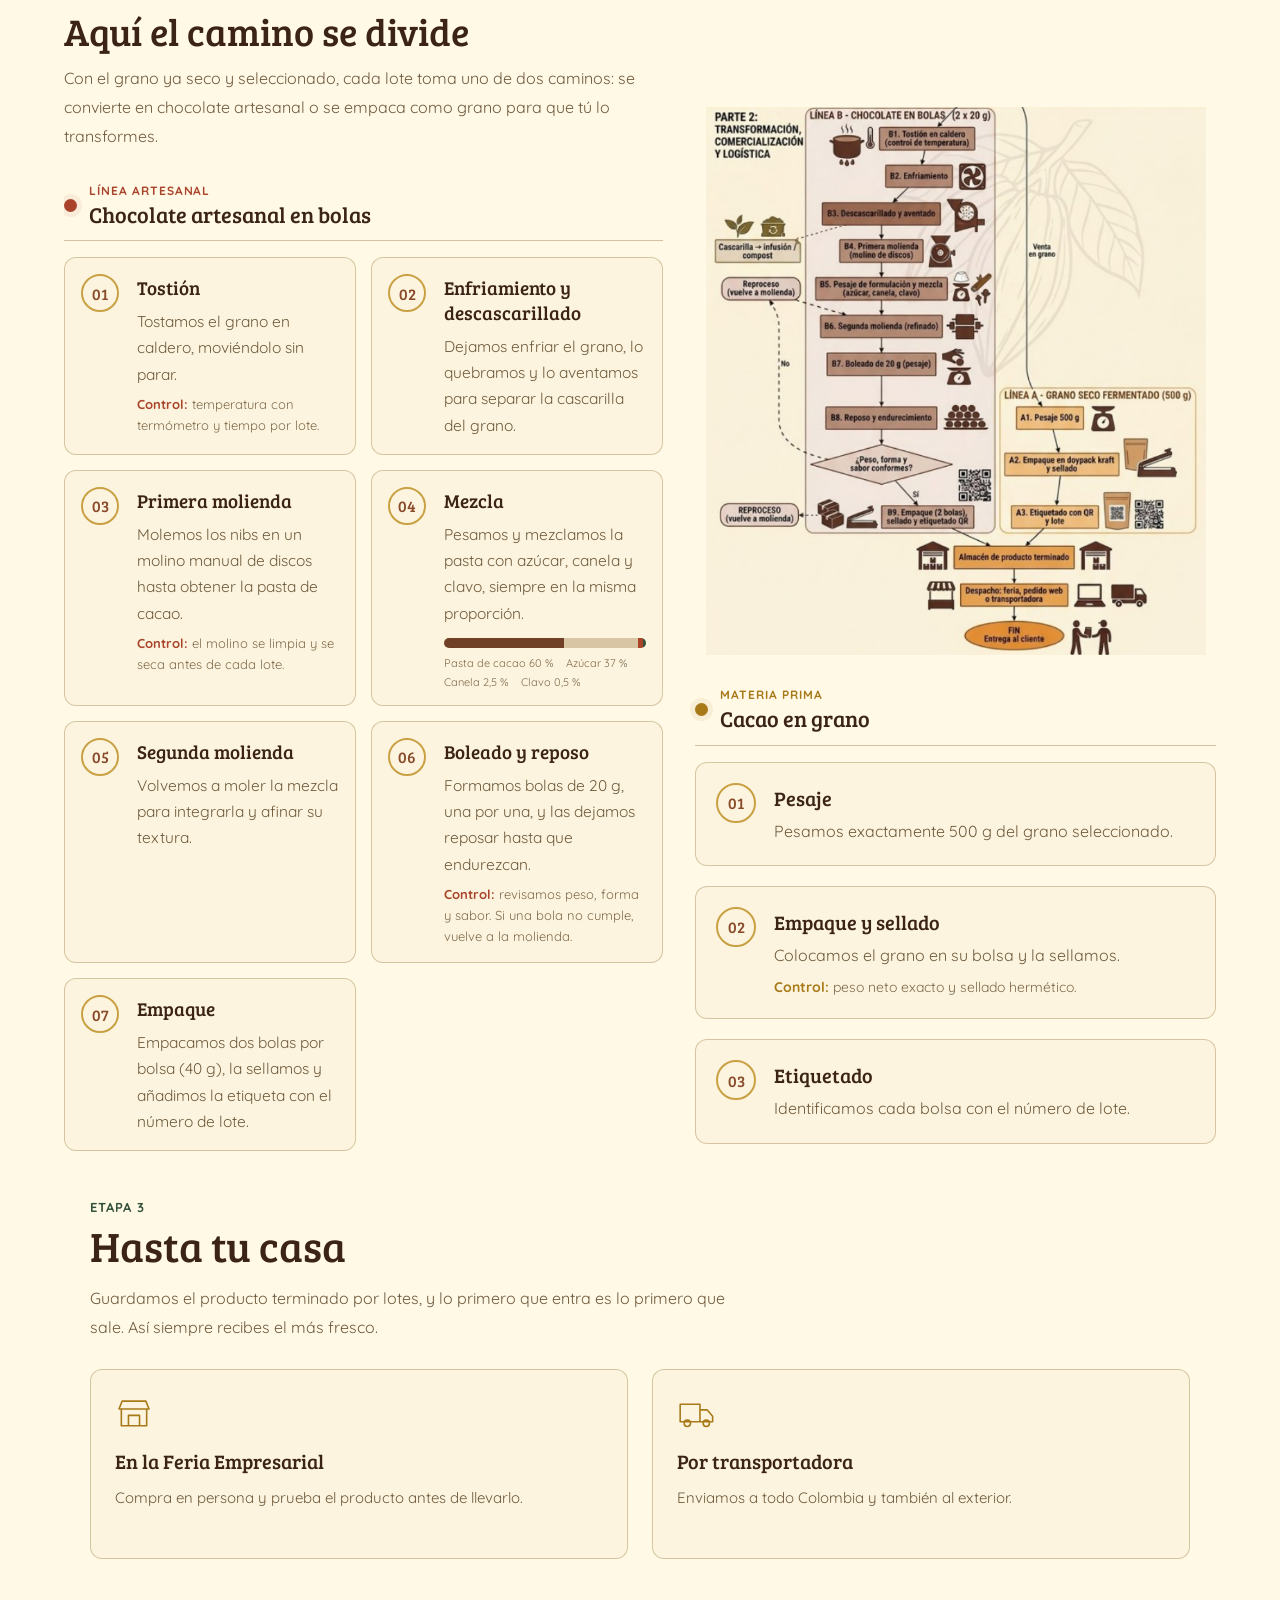
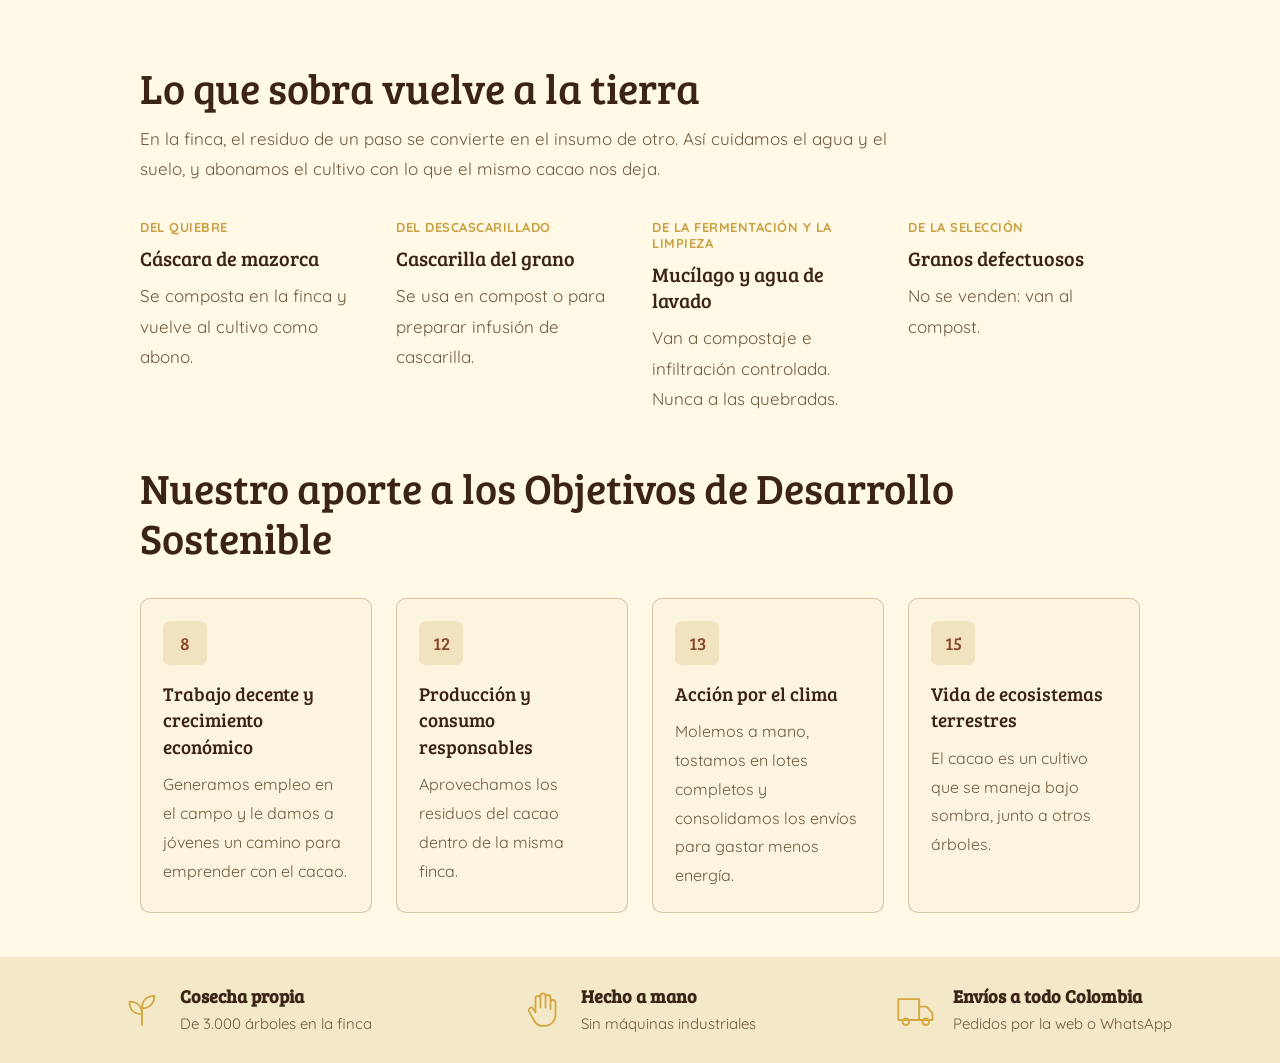
<file: servicios.html>
<!DOCTYPE html>
<html lang="es">
<head>
    <meta charset="UTF-8">
    <meta name="viewport" content="width=device-width, initial-scale=1.0">
    <title>Del cultivo a tu taza | Producción Cacaotera</title>
    <link rel="shortcut icon" href="img/logo sin fondo.png" type="image/x-icon">
    <link rel="stylesheet" href="css/estilos.css">
    <link rel="preconnect" href="https://fonts.googleapis.com">
    <link rel="preconnect" href="https://fonts.gstatic.com" crossorigin>
    <link href="https://fonts.googleapis.com/css2?family=Bree+Serif&family=Quicksand:wght@300..700&display=swap" rel="stylesheet">
</head>
<body class="pagina-servicios">
    <div class="esquina-imagen esquina-superior-izquierda"><img src="img/imaagen fondo.png" alt=""></div>
    <div class="esquina-imagen esquina-superior-derecha"><img src="img/imaagen fondo.png" alt=""></div>
    <div class="esquina-imagen esquina-inferior-izquierda"><img src="img/imaagen fondo.png" alt=""></div>
    <div class="esquina-imagen esquina-inferior-derecha"><img src="img/imaagen fondo.png" alt=""></div>
    <header>
        <nav>
            <a href="index.html">Inicio</a>
            <a href="acerca-de.html">Nosotros</a>
            <a href="portafolio.html">Productos</a>
            <a href="servicios.html" aria-current="page">Del cultivo a tu taza</a>
            <a href="empresas.html">Empresas</a>
            <a href="contacto.html">Contacto</a>
        </nav>
        <section class="textos-header">
            <img src="img/logo eslogan sin fondo.png" alt="Producción Cacaotera" class="logo-header">
        </section>
        <div class="wave" aria-hidden="true"><svg viewBox="0 0 500 150" preserveAspectRatio="none"><path d="M0,10 C130,95 340,0 500,24 L500,95 L0,95 Z"></path></svg></div>
    </header>
    <main>
        <section class="cultivo-intro" aria-labelledby="titulo-cultivo">
            <div class="cultivo-intro-contenido">
                <h1 id="titulo-cultivo">Del cultivo a tu taza</h1>
                <p>Todo lo que pasa antes de que abras la bolsa ocurre en la finca Alto de Cañas, en Yacopí (Cundinamarca). Aquí te contamos cada paso.</p>
            </div>
        </section>
        <section class="etapa-finca contenedor" aria-labelledby="titulo-etapa-finca">
            <div class="etapa-finca-encabezado">
                <p class="etapa-etiqueta">Etapa 1</p>
                <h2 id="titulo-etapa-finca">En la finca: el beneficio del grano</h2>
                <p>Antes de ser chocolate o grano para tu cocina, el cacao pasa por cuatro pasos que la familia de la finca hace desde siempre.</p>
            </div>
            <div class="etapa-finca-contenido">
                <figure class="flujograma-finca">
                    <button class="flujograma-ampliar" type="button" data-flujograma="img/flujograma-beneficio-cacao.png" data-alt="Flujograma ampliado del beneficio del cacao en la finca" aria-label="Ampliar flujograma de la fase de finca y beneficio de cacao">
                        <img src="img/flujograma-beneficio-cacao.png" alt="Flujograma del beneficio del cacao en la finca: quiebre, fermentación, secado, selección y almacenamiento">
                    </button>
                </figure>
                <ol class="pasos-finca">
                    <li>
                        <div class="paso-finca-texto">
                            <h3>Cosecha y quiebre</h3>
                            <p>Cosechamos las mazorcas maduras de nuestros 3.000 árboles, las abrimos y sacamos el grano en baba.</p>
                            <p class="paso-control"><strong>Control:</strong> solo usamos mazorcas sanas y maduras.</p>
                        </div>
                    </li>
                    <li>
                        <div class="paso-finca-texto">
                            <h3>Fermentación</h3>
                            <p>El grano fermenta en cajones de madera. Aquí se forman los precursores del sabor y el aroma del chocolate.</p>
                            <p class="paso-control"><strong>Control:</strong> volteos periódicos y registro de fechas por lote.</p>
                        </div>
                    </li>
                    <li>
                        <div class="paso-finca-texto">
                            <h3>Secado</h3>
                            <p>El grano se seca al sol en el secador de la finca.</p>
                            <p class="paso-control"><strong>Control:</strong> medimos la humedad con higrómetro. Solo pasa al siguiente paso cuando está en 7 % o menos; si no, sigue secándose.</p>
                        </div>
                    </li>
                    <li>
                        <div class="paso-finca-texto">
                            <h3>Selección y almacenamiento</h3>
                            <p>Retiramos a mano los granos partidos, planos o con moho, y guardamos el resto en costales sobre estibas, lejos del piso.</p>
                            <p class="paso-control"><strong>Control:</strong> cada lote queda identificado, en un lugar seco y ventilado.</p>
                        </div>
                    </li>
                </ol>
            </div>
        </section>
        <section class="etapa-transformacion" aria-labelledby="titulo-transformacion">
            <div class="rutas-transformacion contenedor">
                <div class="transformacion-columna transformacion-columna-chocolate">
                    <div class="transformacion-encabezado">
                        <p class="etapa-etiqueta">Etapa 2</p>
                        <h2 id="titulo-transformacion">Aquí el camino se divide</h2>
                        <p>Con el grano ya seco y seleccionado, cada lote toma uno de dos caminos: se convierte en chocolate artesanal o se empaca como grano para que tú lo transformes.</p>
                    </div>
                    <article class="ruta-producto ruta-chocolate" aria-labelledby="titulo-ruta-chocolate">
                    <header class="ruta-encabezado">
                        <span class="ruta-punto" aria-hidden="true"></span>
                        <div>
                            <p class="ruta-tipo">Línea artesanal</p>
                            <h3 id="titulo-ruta-chocolate">Chocolate artesanal en bolas</h3>
                        </div>
                    </header>
                    <ol class="ruta-pasos">
                        <li><span>01</span><div><h4>Tostión</h4><p>Tostamos el grano en caldero, moviéndolo sin parar.</p><small><strong>Control:</strong> temperatura con termómetro y tiempo por lote.</small></div></li>
                        <li><span>02</span><div><h4>Enfriamiento y descascarillado</h4><p>Dejamos enfriar el grano, lo quebramos y lo aventamos para separar la cascarilla del grano.</p></div></li>
                        <li><span>03</span><div><h4>Primera molienda</h4><p>Molemos los nibs en un molino manual de discos hasta obtener la pasta de cacao.</p><small><strong>Control:</strong> el molino se limpia y se seca antes de cada lote.</small></div></li>
                        <li class="paso-mezcla"><span>04</span><div><h4>Mezcla</h4><p>Pesamos y mezclamos la pasta con azúcar, canela y clavo, siempre en la misma proporción.</p><div class="proporcion-mezcla" role="img" aria-label="Proporción de ingredientes: pasta de cacao 60 %, azúcar 37 %, canela 2,5 % y clavo 0,5 %"><i></i><i></i><i></i><i></i></div><ul class="leyenda-mezcla"><li>Pasta de cacao 60 %</li><li>Azúcar 37 %</li><li>Canela 2,5 %</li><li>Clavo 0,5 %</li></ul></div></li>
                        <li><span>05</span><div><h4>Segunda molienda</h4><p>Volvemos a moler la mezcla para integrarla y afinar su textura.</p></div></li>
                        <li><span>06</span><div><h4>Boleado y reposo</h4><p>Formamos bolas de 20 g, una por una, y las dejamos reposar hasta que endurezcan.</p><small><strong>Control:</strong> revisamos peso, forma y sabor. Si una bola no cumple, vuelve a la molienda.</small></div></li>
                        <li><span>07</span><div><h4>Empaque</h4><p>Empacamos dos bolas por bolsa (40 g), la sellamos y añadimos la etiqueta con el número de lote.</p></div></li>
                    </ol>
                    </article>
                </div>
                <div class="transformacion-columna transformacion-columna-grano">
                    <figure class="flujograma-finca flujograma-transformacion">
                        <button class="flujograma-ampliar" type="button" data-flujograma="img/flujograma-transformacion-cacao.png" data-alt="Flujograma de transformación, comercialización y logística del cacao" aria-label="Ampliar la segunda parte del flujograma del proceso del cacao">
                            <img src="img/flujograma-transformacion-cacao.png" alt="Segunda parte del flujograma: transformación del chocolate artesanal en bolas, empaque de cacao en grano, almacenamiento y despacho">
                        </button>
                    </figure>
                    <article class="ruta-producto ruta-grano" aria-labelledby="titulo-ruta-grano">
                    <header class="ruta-encabezado">
                        <span class="ruta-punto" aria-hidden="true"></span>
                        <div>
                            <p class="ruta-tipo">Materia prima</p>
                            <h3 id="titulo-ruta-grano">Cacao en grano</h3>
                        </div>
                    </header>
                    <ol class="ruta-pasos">
                        <li><span>01</span><div><h4>Pesaje</h4><p>Pesamos exactamente 500 g del grano seleccionado.</p></div></li>
                        <li><span>02</span><div><h4>Empaque y sellado</h4><p>Colocamos el grano en su bolsa y la sellamos.</p><small><strong>Control:</strong> peso neto exacto y sellado hermético.</small></div></li>
                        <li><span>03</span><div><h4>Etiquetado</h4><p>Identificamos cada bolsa con el número de lote.</p></div></li>
                    </ol>
                    </article>
                </div>
            </div>
        </section>
        <section class="etapa-entrega" aria-labelledby="titulo-entrega">
            <div class="etapa-entrega-contenido">
                <div class="etapa-entrega-encabezado">
                    <p class="etapa-etiqueta">Etapa 3</p>
                    <h2 id="titulo-entrega">Hasta tu casa</h2>
                    <p>Guardamos el producto terminado por lotes, y lo primero que entra es lo primero que sale. Así siempre recibes el más fresco.</p>
                </div>
                <div class="opciones-entrega">
                    <article class="opcion-entrega">
                        <svg viewBox="0 0 48 48" aria-hidden="true">
                            <path d="M8 19h32v21H8zM5 19l4-10h30l4 10H5ZM17 40V27h14v13"/>
                        </svg>
                        <h3>En la Feria Empresarial</h3>
                        <p>Compra en persona y prueba el producto antes de llevarlo.</p>
                    </article>
                    <article class="opcion-entrega">
                        <svg viewBox="0 0 48 48" aria-hidden="true">
                            <path d="M4 13h25v22H4zM29 20h9l7 8v7H29z"/>
                            <circle cx="13" cy="37" r="4"/>
                            <circle cx="37" cy="37" r="4"/>
                        </svg>
                        <h3>Por transportadora</h3>
                        <p>Enviamos a todo Colombia y también al exterior.</p>
                    </article>
                </div>
            </div>
        </section>
        <section class="ciclo-tierra" aria-labelledby="titulo-ciclo-tierra">
            <div class="ciclo-tierra-contenido">
                <div class="ciclo-tierra-introduccion">
                    <h2 id="titulo-ciclo-tierra">Lo que sobra vuelve a la tierra</h2>
                    <p>En la finca, el residuo de un paso se convierte en el insumo de otro. Así cuidamos el agua y el suelo, y abonamos el cultivo con lo que el mismo cacao nos deja.</p>
                </div>
                <div class="residuos-cacao">
                    <article class="residuo-cacao">
                        <p class="residuo-origen">Del quiebre</p>
                        <h3>Cáscara de mazorca</h3>
                        <p>Se composta en la finca y vuelve al cultivo como abono.</p>
                    </article>
                    <article class="residuo-cacao">
                        <p class="residuo-origen">Del descascarillado</p>
                        <h3>Cascarilla del grano</h3>
                        <p>Se usa en compost o para preparar infusión de cascarilla.</p>
                    </article>
                    <article class="residuo-cacao">
                        <p class="residuo-origen">De la fermentación y la limpieza</p>
                        <h3>Mucílago y agua de lavado</h3>
                        <p>Van a compostaje e infiltración controlada. Nunca a las quebradas.</p>
                    </article>
                    <article class="residuo-cacao">
                        <p class="residuo-origen">De la selección</p>
                        <h3>Granos defectuosos</h3>
                        <p>No se venden: van al compost.</p>
                    </article>
                </div>
                <section class="aporte-ods" aria-labelledby="titulo-aporte-ods">
                    <h2 id="titulo-aporte-ods">Nuestro aporte a los Objetivos de Desarrollo Sostenible</h2>
                    <div class="ods-tarjetas">
                        <article class="ods-tarjeta">
                            <span class="ods-numero">8</span>
                            <h3>Trabajo decente y crecimiento económico</h3>
                            <p>Generamos empleo en el campo y le damos a jóvenes un camino para emprender con el cacao.</p>
                        </article>
                        <article class="ods-tarjeta">
                            <span class="ods-numero">12</span>
                            <h3>Producción y consumo responsables</h3>
                            <p>Aprovechamos los residuos del cacao dentro de la misma finca.</p>
                        </article>
                        <article class="ods-tarjeta">
                            <span class="ods-numero">13</span>
                            <h3>Acción por el clima</h3>
                            <p>Molemos a mano, tostamos en lotes completos y consolidamos los envíos para gastar menos energía.</p>
                        </article>
                        <article class="ods-tarjeta">
                            <span class="ods-numero">15</span>
                            <h3>Vida de ecosistemas terrestres</h3>
                            <p>El cacao es un cultivo que se maneja bajo sombra, junto a otros árboles.</p>
                        </article>
                    </div>
                </section>
            </div>
        </section>
        <section class="beneficios" aria-label="Lo que nos distingue">
            <div class="beneficios-contenedor">
                <article class="beneficio"><svg viewBox="0 0 48 48" aria-hidden="true"><path d="M24 42V22M24 29C14 29 9 23 9 14c9 0 15 5 15 15ZM24 22c0-9 5-15 15-15 0 9-6 15-15 15Z"/></svg><div><h2>Cosecha propia</h2><p>De 3.000 árboles en la finca</p></div></article>
                <article class="beneficio"><svg viewBox="0 0 48 48" aria-hidden="true"><path d="M15 23V10a3 3 0 0 1 6 0v11-14a3 3 0 0 1 6 0v14-12a3 3 0 0 1 6 0v14-8a3 3 0 0 1 6 0v14c0 8-5 14-13 14h-3c-5 0-8-3-10-7l-6-11a3 3 0 0 1 5-3l3 5Z"/></svg><div><h2>Hecho a mano</h2><p>Sin máquinas industriales</p></div></article>
                <article class="beneficio"><svg viewBox="0 0 48 48" aria-hidden="true"><path d="M4 11h25v25H4zM29 20h9l7 8v8H29z"/><circle cx="13" cy="38" r="4"/><circle cx="37" cy="38" r="4"/></svg><div><h2>Envíos a todo Colombia</h2><p>Pedidos por la web o WhatsApp</p></div></article>
            </div>
        </section>
    </main>
    <dialog class="ficha-ampliada flujograma-ampliado" aria-label="Flujograma ampliado">
        <button class="ficha-ampliada-cerrar" type="button" aria-label="Cerrar flujograma">Cerrar</button>
        <img src="img/flujograma-beneficio-cacao.png" alt="Flujograma ampliado del beneficio del cacao en la finca">
    </dialog>
    <script>
        const flujogramaDialogo = document.querySelector('.flujograma-ampliado');

        const flujogramaDialogoImagen = flujogramaDialogo.querySelector('img');

        document.querySelectorAll('.flujograma-ampliar').forEach((boton) => {
            boton.addEventListener('click', () => {
                flujogramaDialogoImagen.src = boton.dataset.flujograma || 'img/flujograma-beneficio-cacao.png';
                flujogramaDialogoImagen.alt = boton.dataset.alt || 'Flujograma ampliado del beneficio del cacao en la finca';
                flujogramaDialogo.showModal();
            });
        });

        flujogramaDialogo.querySelector('.ficha-ampliada-cerrar').addEventListener('click', () => {
            flujogramaDialogo.close();
        });

        document.addEventListener('keydown', (evento) => {
            if (evento.key === 'Escape' && flujogramaDialogo.open) flujogramaDialogo.close();
        });

        flujogramaDialogo.addEventListener('click', (evento) => {
            if (evento.target === flujogramaDialogo) flujogramaDialogo.close();
        });
    </script>
</body>
</html>
</file>
<file: css/estilos.css>
*{
    margin:0;
    padding:0;
    box-sizing: border-box;
    scroll-behavior: smooth;
}

body{

    font-family: 'Quicksand';
    position: relative;
    background-color: #FFF9E6;
}

body::before {
    content: '';
    position: fixed;
    z-index: 0;
    top: 50%;
    left: 50%;
    width: min(440px, 82vw);
    height: 230px;
    background: url('../img/imaagen\ fondo.png') center / contain no-repeat;
    opacity: 0.3;
    pointer-events: none;
    transform: translate(-50%, -50%);
}

.esquina-imagen {
    position: fixed;
    width: 120px;
    height: 120px;
    pointer-events: none;
    z-index: -2;
}

.esquina-imagen img {
    width: 100%;
    height: 100%;
    object-fit: contain;
    mix-blend-mode: multiply;
}

.esquina-superior-izquierda {
    top: 10px;
    left: 10px;
}

.esquina-superior-derecha {
    top: 10px;
    right: 10px;
}

.esquina-inferior-izquierda {
    bottom: 10px;
    left: 10px;
}

.esquina-inferior-derecha {
    bottom: 10px;
    right: 10px;
}
.contenedor{
    padding: 60px 0;
    width: 90%;
    max-width: 1000px;
    margin: auto;
    overflow: hidden;
}

main {
    position: relative;
    z-index: 1;
}

.titulo{
    color:black ;
    font-size: 30px;
    text-align: center;
    margin-bottom: 60px;
}

/* Header */ 

header {
    width: 100%;
    height: 420px;
    background: #FFEFBA;  /* fallback for old browsers */
    background: -webkit-linear-gradient(to right, #FFFFFF, #FFEFBA);  /* Chrome 10-25, Safari 5.1-6 */
    background: linear-gradient(to right, hsla(0, 0%, 100%, 0.304), lch(81.08% 13.66 94.27)), url(../img/imagen\ cacao.jpeg);
    background-size: cover;
    background-position: center;
    position: relative;
}

nav {
    text-align: right;
    padding: 30px 50px 0 0;
    position: relative;
    z-index: 1;
}

nav > a {
    color: #040404;
    font-weight: 700;
    margin-right: 10px;
    text-decoration: none;
}

nav > a:hover,
nav > a[aria-current="page"] {
    text-decoration: underline;
}

header .textos-header {
    display: flex;
    height: 305px;
    width: 100%;
    align-items: center;
    justify-content: center;
    flex-direction: column;
    text-align: center;
}

.logo-header {
    width: min(88%, 760px);
    max-height: 280px;
    object-fit: contain;
}

.textos-header h1 {
    font-size: 60px;
    color: #040404;
}

.textos-header h2 {
    font-size: 30px;
    font-weight: 100%;
    color: #040404;
}

.wave   {
    position: absolute;
    bottom: -30px;
    width: 100%;
    height: 78px;
    overflow: hidden;
}

.wave svg {
    width: 100%;
    height: 100%;
}

.wave path {
    stroke: none;
    fill: #FFF9E6;
}

.contenedor-sobre-nosotros {
    position: relative;
    z-index: 1;
    display: flex;
    align-items: center;
    justify-content: space-between;
    gap: 36px;
}

.imagen-sobre-nosotros{
    position: relative;
    z-index: 2;
    width: 50%;
    height: auto;
    object-fit: contain;
    border: 4px solid #8B6F47;
    border-radius: 12px;
    box-shadow: 0 6px 15px rgba(0, 0, 0, 0.2);
}

.sobre-nosotros .contenido-textos {
    position: relative;
    z-index: 2;
    width: 50%;
    padding: 24px 20px;
    color: #3B2316;
}

.contenido-textos h3{
    margin-bottom: 18px;
    font-family: 'Bree Serif', Georgia, serif;
    font-size: clamp(30px, 4vw, 48px);
    font-weight: 400;
    line-height: 1.12;
}

.contenido-textos p {
    font-size: 17px;
    line-height: 1.8;
}

.botones-producto {
    display: flex;
    flex-wrap: wrap;
    gap: 14px;
    margin-top: 24px;
}

.boton-producto {
    display: inline-flex;
    min-height: 56px;
    align-items: center;
    justify-content: center;
    padding: 14px 28px;
    border: 2px solid #C9A144;
    border-radius: 8px;
    font-size: 16px;
    font-weight: 700;
    text-align: center;
    text-decoration: none;
    transition: background-color 0.2s ease, color 0.2s ease;
}

.boton-comprar {
    background: #C9A144;
    color: #3B2316;
}

.boton-comprar:hover {
    background: #D8B65D;
}

.boton-cotizar {
    background: transparent;
    color: #3B2316;
}

.boton-cotizar:hover {
    background: #3B2316;
    color: #FFF9E6;
}

.contenido-textos .frase-destacada {
    display: flex;
    align-items: center;
    gap: 16px;
    margin-top: 30px;
    color: #D5A93F;
    font-family: 'Bree Serif', Georgia, serif;
    font-size: 19px;
    font-style: italic;
}

.frase-destacada span {
    width: 52px;
    height: 2px;
    flex: 0 0 auto;
    background: #D5A93F;
}

.pagina-interna {
    min-height: 420px;
    padding-top: 80px;
    padding-bottom: 80px;
}

.contacto-intro {
    padding: 42px max(9%, 140px) 48px;
    color: #3B2316;
}

.contacto-intro-contenido {
    max-width: 1312px;
    margin: 0 auto;
}

.contacto-intro h1 {
    margin-bottom: 14px;
    color: #3B2316;
    font-family: 'Bree Serif', Georgia, serif;
    font-size: clamp(42px, 5vw, 60px);
    font-weight: 400;
    line-height: 1.15;
}

.contacto-intro p {
    max-width: 720px;
    color: #6F5A3D;
    font-size: 19px;
    line-height: 1.8;
}

.contacto-canales {
    padding: 40px max(9%, 140px) 64px;
    color: #3B2316;
}

.contacto-canales-contenido {
    display: grid;
    grid-template-columns: repeat(2, minmax(0, 1fr));
    gap: 24px;
    max-width: 1312px;
    margin: 0 auto;
}

.contacto-tarjeta {
    min-width: 0;
    padding: 28px;
    border: 1px solid rgba(169, 139, 90, 0.45);
    border-radius: 12px;
    background: rgba(243, 232, 200, 0.28);
}

.contacto-tarjeta > svg {
    width: 42px;
    height: 42px;
    margin-bottom: 16px;
    fill: none;
    stroke: #A87919;
    stroke-linecap: round;
    stroke-linejoin: round;
    stroke-width: 2;
}

.contacto-tarjeta h2 {
    margin-bottom: 12px;
    color: #3B2316;
    font-family: 'Bree Serif', Georgia, serif;
    font-size: 24px;
    font-weight: 400;
}

.contacto-tarjeta p,
.contacto-correo {
    color: #6F5A3D;
    font-size: 17px;
    line-height: 1.8;
}

.contacto-whatsapp {
    display: inline-flex;
    min-height: 48px;
    align-items: center;
    justify-content: center;
    margin-top: 16px;
    padding: 10px 18px;
    border: 1px solid #31513A;
    border-radius: 8px;
    background: #31513A;
    color: #FFF9E6;
    font-family: 'Bree Serif', Georgia, serif;
    font-size: 16px;
    text-decoration: none;
    transition: background-color 0.2s ease, color 0.2s ease;
}

.contacto-whatsapp:hover,
.contacto-whatsapp:focus-visible {
    background: transparent;
    color: #31513A;
}

.contacto-correo {
    color: #8A4B2B;
    font-weight: 700;
    overflow-wrap: anywhere;
}

.contacto-mensaje-seccion {
    padding: 40px max(9%, 140px) 64px;
    color: #3B2316;
}

.contacto-mensaje-contenido {
    display: grid;
    grid-template-columns: minmax(0, 1.15fr) minmax(0, 0.95fr);
    align-items: start;
    gap: 48px;
    max-width: 1312px;
    margin: 0 auto;
}

.contacto-mensaje-formulario h2,
.contacto-ubicacion h2 {
    margin-bottom: 12px;
    color: #3B2316;
    font-family: 'Bree Serif', Georgia, serif;
    font-size: clamp(30px, 3.5vw, 42px);
    font-weight: 400;
    line-height: 1.2;
}

.contacto-mensaje-formulario > p,
.contacto-ubicacion p {
    color: #6F5A3D;
    font-size: 17px;
    line-height: 1.8;
}

.contacto-mensaje-formulario > p {
    margin-bottom: 24px;
}

.contacto-mensaje-formulario form {
    display: grid;
    gap: 18px;
}

.campo-contacto {
    display: flex;
    flex-direction: column;
    gap: 8px;
}

.campo-contacto label,
.consentimiento-contacto label {
    color: #3B2316;
    font-size: 15px;
    font-weight: 700;
    line-height: 1.5;
}

.campo-contacto input,
.campo-contacto textarea {
    width: 100%;
    min-height: 52px;
    padding: 12px 14px;
    border: 1px solid rgba(111, 90, 61, 0.5);
    border-radius: 8px;
    background: rgba(255, 255, 255, 0.38);
    color: #3B2316;
    font: inherit;
}

.campo-contacto textarea {
    min-height: 160px;
    resize: vertical;
}

.campo-contacto input:focus-visible,
.campo-contacto textarea:focus-visible,
.consentimiento-contacto input:focus-visible,
.boton-contacto:focus-visible {
    outline: 3px solid rgba(168, 121, 25, 0.4);
    outline-offset: 2px;
}

.consentimiento-contacto {
    display: flex;
    align-items: flex-start;
    gap: 10px;
}

.consentimiento-contacto input {
    width: 18px;
    height: 18px;
    flex: 0 0 18px;
    margin-top: 2px;
    accent-color: #31513A;
}

.consentimiento-contacto label {
    color: #6F5A3D;
    font-size: 14px;
}

.boton-contacto {
    justify-self: start;
    min-height: 52px;
    padding: 12px 24px;
    border: 1px solid #31513A;
    border-radius: 8px;
    background: #31513A;
    color: #FFF9E6;
    font-family: 'Bree Serif', Georgia, serif;
    font-size: 17px;
    cursor: pointer;
    transition: background-color 0.2s ease, color 0.2s ease;
}

.boton-contacto:hover {
    background: transparent;
    color: #31513A;
}

.contacto-ubicacion {
    padding: 28px;
    border: 1px solid rgba(169, 139, 90, 0.45);
    border-radius: 12px;
    background: rgba(243, 232, 200, 0.28);
}

.contacto-ubicacion > svg {
    width: 36px;
    height: 36px;
    margin-bottom: 14px;
    fill: none;
    stroke: #31513A;
    stroke-linecap: round;
    stroke-linejoin: round;
    stroke-width: 2;
}

.contacto-ubicacion h2 {
    font-size: clamp(26px, 3vw, 34px);
}

.contacto-ubicacion p + p {
    margin-top: 18px;
}

.contacto-ubicacion strong {
    color: #3B2316;
}

.pagina-nosotros {
    padding-top: 28px;
}

.pagina-nosotros > h1 {
    margin-bottom: 16px;
    text-align: left;
}

.nosotros-introduccion {
    max-width: 900px;
    margin-bottom: 56px;
    color: #3B2316;
    font-size: clamp(18px, 2vw, 21px);
    line-height: 1.8;
}

.nosotros-historia {
    display: grid;
    grid-template-columns: minmax(0, 1fr) minmax(320px, 1fr);
    grid-template-rows: auto 1fr;
    align-items: stretch;
    gap: 48px;
}

.historia-titulo {
    grid-column: 1 / -1;
    margin-bottom: 24px;
    color: #3B2316;
    font-family: 'Bree Serif', Georgia, serif;
    font-size: clamp(30px, 4vw, 40px);
    font-weight: 400;
}

.historia-textos {
    grid-column: 1;
}

.hito-historia {
    display: grid;
    grid-template-columns: 42px minmax(0, 1fr);
    gap: 18px;
    padding-bottom: 32px;
}

.hito-historia:last-child {
    padding-bottom: 0;
}

.numero-historia {
    display: grid;
    width: 38px;
    height: 38px;
    place-items: center;
    border: 2px solid #C9A144;
    border-radius: 50%;
    color: #8B4A2F;
    font-family: 'Bree Serif', Georgia, serif;
    font-size: 18px;
}

.hito-historia h3 {
    margin-bottom: 10px;
    color: #3B2316;
    font-family: 'Bree Serif', Georgia, serif;
    font-size: 23px;
}

.hito-historia p {
    color: #4F3A2A;
    font-size: 17px;
    line-height: 1.8;
}

.espacio-animacion {
    grid-column: 2;
    align-self: center;
    display: grid;
    width: 100%;
    aspect-ratio: 16 / 9;
    place-items: center;
}

.espacio-animacion video {
    display: block;
    width: 100%;
    height: 100%;
    object-fit: contain;
    border-radius: 12px;
}

.historia-finca {
    display: grid;
    grid-template-columns: minmax(0, 1fr) minmax(0, 1.1fr);
    align-items: center;
    gap: 48px;
    margin-top: 36px;
}

.espacio-foto-finca {
    display: grid;
    width: 100%;
    aspect-ratio: 4 / 3;
    place-items: stretch;
    overflow: hidden;
    border: 2px solid rgba(139, 111, 71, 0.6);
    border-radius: 12px;
}

.espacio-foto-finca img {
    display: block;
    width: 100%;
    height: 100%;
    object-fit: contain;
}

.texto-finca h2 {
    margin-bottom: 20px;
    color: #3B2316;
    font-family: 'Bree Serif', Georgia, serif;
    font-size: clamp(32px, 4vw, 44px);
    font-weight: 400;
}

.texto-finca p {
    margin-bottom: 18px;
    color: #4F3A2A;
    font-size: 17px;
    line-height: 1.9;
}

.mision-vision {
    display: grid;
    grid-template-columns: repeat(2, minmax(0, 1fr));
    gap: 56px;
    margin-top: 56px;
}

.mision-vision h2 {
    margin-bottom: 14px;
    color: #B88B32;
    font-family: 'Bree Serif', Georgia, serif;
    font-size: 32px;
}

.mision-vision p {
    color: #4F3A2A;
    font-family: 'Bree Serif', Georgia, serif;
    font-size: 20px;
    font-style: italic;
    line-height: 1.8;
}

.valores {
    margin-top: 64px;
}

.valores > h2 {
    margin-bottom: 32px;
    color: #3B2316;
    font-family: 'Bree Serif', Georgia, serif;
    font-size: clamp(30px, 4vw, 40px);
    font-weight: 400;
}

.valores-lista {
    display: grid;
    grid-template-columns: repeat(3, minmax(0, 1fr));
    gap: 36px;
}

.valor svg {
    width: 38px;
    height: 38px;
    margin-bottom: 14px;
    fill: none;
    stroke: #A94C32;
    stroke-linecap: round;
    stroke-linejoin: round;
    stroke-width: 2.2;
}

.valor h3 {
    margin-bottom: 10px;
    color: #3B2316;
    font-family: 'Bree Serif', Georgia, serif;
    font-size: 23px;
}

.valor p {
    color: #4F3A2A;
    font-size: 16px;
    line-height: 1.8;
}

.equipo {
    margin-top: 64px;
}

.equipo > h2 {
    margin-bottom: 32px;
    color: #3B2316;
    font-family: 'Bree Serif', Georgia, serif;
    font-size: clamp(30px, 4vw, 40px);
    font-weight: 400;
}

.equipo-lista {
    display: grid;
    grid-template-columns: repeat(5, minmax(0, 1fr));
    gap: 24px;
}

.miembro-equipo {
    min-width: 0;
    text-align: center;
}

.foto-equipo {
    display: grid;
    width: min(150px, 100%);
    aspect-ratio: 1;
    place-items: center;
    margin: 0 auto 20px;
    border: 2px dashed #C9A144;
    border-radius: 50%;
    color: #6F5A3D;
    font-size: 14px;
}

.miembro-equipo h3 {
    margin-bottom: 8px;
    color: #3B2316;
    font-family: 'Bree Serif', Georgia, serif;
    font-size: 18px;
}

.miembro-equipo p {
    color: #6F5A3D;
    font-size: 16px;
}

.compromiso-campo {
    margin-top: 64px;
    padding: 8px 0;
}

.compromiso-campo h2 {
    max-width: 700px;
    margin-bottom: 18px;
    color: #3B2316;
    font-family: 'Bree Serif', Georgia, serif;
    font-size: clamp(32px, 4vw, 44px);
    font-weight: 400;
    line-height: 1.15;
}

.compromiso-campo p {
    max-width: 760px;
    color: #4F3A2A;
    font-size: 18px;
    line-height: 1.9;
}

.pagina-interna h1 {
    margin-bottom: 24px;
    color: #3B2316;
    font-family: 'Bree Serif', Georgia, serif;
    font-size: clamp(36px, 5vw, 56px);
    font-weight: 400;
    text-align: center;
}

.area-contenido {
    min-height: 240px;
    padding: 24px;
    border: 1px dashed rgba(139, 111, 71, 0.45);
    border-radius: 12px;
}

.area-contenido p {
    color: #6F5A3D;
    font-size: 16px;
    text-align: center;
}

.productos-intro {
    padding: 42px 7% 56px;
    background: transparent;
    color: #3B2316;
}

.empresas-intro {
    padding: 42px max(9%, 140px) 56px;
    color: #3B2316;
}

.empresas-intro-contenido {
    width: 100%;
    max-width: 1312px;
    margin: 0 auto;
    padding-left: 0;
}

.empresas-intro h1 {
    max-width: 700px;
    margin-bottom: 16px;
    color: #3B2316;
    font-family: 'Bree Serif', Georgia, serif;
    font-size: clamp(38px, 5.2vw, 60px);
    font-weight: 400;
    line-height: 1.15;
}

.empresas-intro p {
    max-width: 720px;
    color: #6F5A3D;
    font-size: 19px;
    line-height: 1.8;
}

.empresas-cotizacion {
    display: inline-flex;
    min-height: 56px;
    align-items: center;
    justify-content: center;
    margin-top: 30px;
    padding: 14px 24px;
    border: 1px solid #C9A144;
    border-radius: 8px;
    background: #C9A144;
    color: #3B2316;
    font-family: 'Bree Serif', Georgia, serif;
    font-size: 18px;
    text-decoration: none;
    transition: background-color 0.2s ease, color 0.2s ease;
}

.empresas-cotizacion:hover,
.empresas-cotizacion:focus-visible {
    background: transparent;
    color: #3B2316;
}

.empresas-publico,
.empresas-proceso {
    padding: 40px max(9%, 140px) 56px;
    color: #3B2316;
}

.empresas-seccion-contenido {
    max-width: 1312px;
    margin: 0 auto;
}

.empresas-publico h2,
.empresas-proceso h2 {
    margin-bottom: 30px;
    color: #3B2316;
    font-family: 'Bree Serif', Georgia, serif;
    font-size: clamp(32px, 3.5vw, 42px);
    font-weight: 400;
}

.empresas-publico-lista {
    display: grid;
    grid-template-columns: repeat(3, minmax(0, 1fr));
    gap: 24px;
}

.empresa-tarjeta {
    min-width: 0;
    padding: 28px;
    border: 1px solid rgba(169, 139, 90, 0.45);
    border-radius: 12px;
    background: rgba(243, 232, 200, 0.28);
}

.empresa-tarjeta svg {
    width: 40px;
    height: 40px;
    margin-bottom: 16px;
    fill: none;
    stroke: #A87919;
    stroke-linecap: round;
    stroke-linejoin: round;
    stroke-width: 2;
}

.empresa-tarjeta h3,
.empresas-pasos h3 {
    margin-bottom: 10px;
    color: #3B2316;
    font-family: 'Bree Serif', Georgia, serif;
    font-size: 21px;
    font-weight: 400;
    line-height: 1.3;
}

.empresa-tarjeta p,
.empresas-pasos p {
    color: #6F5A3D;
    font-size: 17px;
    line-height: 1.8;
}

.empresas-proceso {
    padding-top: 48px;
    padding-bottom: 64px;
}

.empresas-pasos {
    display: grid;
    grid-template-columns: repeat(4, minmax(0, 1fr));
    gap: 28px;
    margin: 0;
    padding: 0;
    list-style: none;
}

.empresas-pasos li {
    min-width: 0;
}

.empresas-pasos li > span {
    display: grid;
    width: 44px;
    height: 44px;
    margin-bottom: 22px;
    place-items: center;
    border-radius: 50%;
    border: 2px solid #C9A144;
    color: #8A4B2B;
    font-family: 'Bree Serif', Georgia, serif;
    font-size: 20px;
}

.empresas-razones {
    padding: 40px max(9%, 140px) 56px;
    color: #3B2316;
}

.empresas-razones h2 {
    margin-bottom: 30px;
    color: #3B2316;
    font-family: 'Bree Serif', Georgia, serif;
    font-size: clamp(32px, 3.5vw, 42px);
    font-weight: 400;
}

.empresas-razones-lista {
    display: grid;
    grid-template-columns: repeat(3, minmax(0, 1fr));
    gap: 28px;
}

.empresas-razones-lista article {
    min-width: 0;
}

.empresas-razones-lista h3 {
    margin-bottom: 10px;
    color: #3B2316;
    font-family: 'Bree Serif', Georgia, serif;
    font-size: 21px;
    font-weight: 400;
    line-height: 1.3;
}

.empresas-razones-lista p {
    color: #6F5A3D;
    font-size: 17px;
    line-height: 1.8;
}

.empresas-cotizacion-seccion {
    padding: 48px max(9%, 140px) 64px;
    color: #3B2316;
}

.empresas-cotizacion-contenido {
    display: grid;
    grid-template-columns: minmax(0, 0.8fr) minmax(0, 1.2fr);
    gap: 48px;
    max-width: 1312px;
    margin: 0 auto;
}

.empresas-cotizacion-intro h2 {
    margin-bottom: 14px;
    color: #3B2316;
    font-family: 'Bree Serif', Georgia, serif;
    font-size: clamp(34px, 4vw, 48px);
    font-weight: 400;
    line-height: 1.15;
}

.empresas-cotizacion-intro p {
    color: #6F5A3D;
    font-size: 17px;
    line-height: 1.8;
}

.empresas-cotizacion-intro a {
    color: #8A4B2B;
    font-weight: 700;
    overflow-wrap: anywhere;
}

.formulario-cotizacion {
    display: grid;
    grid-template-columns: repeat(2, minmax(0, 1fr));
    gap: 20px 24px;
    min-width: 0;
}

.campo-cotizacion {
    display: flex;
    min-width: 0;
    flex-direction: column;
    gap: 8px;
}

.campo-cotizacion label,
.consentimiento-cotizacion label {
    color: #3B2316;
    font-size: 15px;
    font-weight: 700;
    line-height: 1.5;
}

.campo-cotizacion input,
.campo-cotizacion select,
.campo-cotizacion textarea {
    width: 100%;
    min-height: 52px;
    padding: 12px 14px;
    border: 1px solid rgba(111, 90, 61, 0.5);
    border-radius: 8px;
    background: rgba(255, 255, 255, 0.38);
    color: #3B2316;
    font: inherit;
}

.campo-cotizacion textarea {
    min-height: 120px;
    resize: vertical;
}

.campo-cotizacion input:focus-visible,
.campo-cotizacion select:focus-visible,
.campo-cotizacion textarea:focus-visible,
.consentimiento-cotizacion input:focus-visible,
.boton-cotizacion:focus-visible {
    outline: 3px solid rgba(168, 121, 25, 0.4);
    outline-offset: 2px;
}

.campo-cotizacion-comentarios,
.consentimiento-cotizacion {
    grid-column: 1 / -1;
}

.consentimiento-cotizacion {
    display: flex;
    align-items: flex-start;
    gap: 10px;
}

.consentimiento-cotizacion input {
    width: 18px;
    height: 18px;
    flex: 0 0 18px;
    margin-top: 2px;
    accent-color: #31513A;
}

.consentimiento-cotizacion label {
    color: #6F5A3D;
    font-size: 14px;
}

.boton-cotizacion {
    justify-self: start;
    min-height: 52px;
    padding: 12px 24px;
    border: 1px solid #31513A;
    border-radius: 8px;
    background: #31513A;
    color: #FFF9E6;
    font-family: 'Bree Serif', Georgia, serif;
    font-size: 17px;
    cursor: pointer;
    transition: background-color 0.2s ease, color 0.2s ease;
}

.boton-cotizacion:hover {
    background: transparent;
    color: #31513A;
}

.productos-intro-contenido {
    width: 100%;
    max-width: 1312px;
    margin: 0 auto;
    padding-left: 28px;
}

.productos-intro h1 {
    max-width: 700px;
    margin-bottom: 16px;
    color: #3B2316;
    font-family: 'Bree Serif', Georgia, serif;
    font-size: clamp(34px, 4.5vw, 52px);
    font-weight: 400;
    line-height: 1.15;
}

.productos-intro p {
    max-width: 650px;
    color: #6F5A3D;
    font-size: 18px;
    line-height: 1.8;
}

.productos-enlaces {
    display: flex;
    flex-wrap: wrap;
    gap: 16px;
    margin-top: 36px;
}

.productos-enlaces a {
    display: inline-flex;
    min-height: 60px;
    align-items: center;
    justify-content: center;
    gap: 6px;
    padding: 14px 24px;
    border: 2px solid #C9A144;
    border-radius: 999px;
    color: #3B2316;
    font-family: 'Bree Serif', Georgia, serif;
    font-size: 18px;
    text-decoration: none;
    transition: background-color 0.2s ease, color 0.2s ease;
}

.productos-enlaces a:hover,
.productos-enlaces a:focus-visible {
    background: #C9A144;
    color: #3B2316;
}

.productos-lista {
    display: flex;
    flex-direction: column;
    gap: 28px;
    padding-top: 56px;
    padding-bottom: 64px;
}

.producto-detalle {
    scroll-margin-top: 24px;
    padding: 32px;
    border-top: 3px solid #C9A144;
    background: transparent;
}

.producto-detalle h2 {
    margin-bottom: 14px;
    color: #3B2316;
    font-family: 'Bree Serif', Georgia, serif;
    font-size: 30px;
    font-weight: 400;
}

.producto-detalle > p,
.producto-descripcion {
    color: #6F5A3D;
    font-size: 17px;
    line-height: 1.8;
}

.producto-cabecera {
    display: flex;
    align-items: flex-end;
    justify-content: space-between;
    gap: 32px;
    margin-bottom: 28px;
}

.producto-etiqueta {
    margin-bottom: 6px;
    color: #A87919;
    font-size: 13px;
    font-weight: 700;
    letter-spacing: 0.08em;
    text-transform: uppercase;
}

.producto-cabecera h2 {
    margin-bottom: 8px;
    font-size: clamp(28px, 3.2vw, 38px);
}

.producto-descripcion {
    max-width: 650px;
}

.producto-precio {
    display: flex;
    flex: 0 0 auto;
    align-items: baseline;
    gap: 14px;
    padding-bottom: 4px;
    color: #6F5A3D;
    font-size: 15px;
}

.producto-precio strong {
    color: #A87919;
    font-family: 'Bree Serif', Georgia, serif;
    font-size: 26px;
    white-space: nowrap;
}

.producto-galeria {
    display: grid;
    grid-template-columns: minmax(0, 0.8fr) minmax(0, 1.1fr);
    align-items: center;
    gap: 24px;
}

.producto-imagen {
    display: block;
    width: 100%;
    height: auto;
    border-radius: 12px;
    clip-path: inset(2px round 12px);
    object-fit: contain;
    background: #FFF;
}

.producto-ficha {
    border: 1px solid rgba(59, 35, 22, 0.16);
}

.producto-ficha-enlace {
    display: block;
    color: #806A4D;
    text-align: center;
    text-decoration: none;
}

.producto-ficha-enlace img {
    cursor: zoom-in;
}

.ficha-ampliada {
    position: fixed;
    inset: 0;
    max-width: 96vw;
    max-height: 96vh;
    margin: auto;
    padding: 16px;
    overflow: auto;
    border: 0;
    border-radius: 12px;
    background: #FFF9E6;
}

.ficha-ampliada::backdrop {
    background: rgba(24, 15, 9, 0.82);
}

.ficha-ampliada img {
    display: block;
    width: auto;
    height: auto;
    max-width: calc(96vw - 32px);
    max-height: calc(96vh - 72px);
    object-fit: contain;
}

.ficha-ampliada-cerrar {
    display: block;
    margin: 0 0 10px auto;
    padding: 8px 14px;
    border: 1px solid #C9A144;
    border-radius: 999px;
    background: transparent;
    color: #3B2316;
    cursor: pointer;
    font: inherit;
}

.ficha-ampliada-cerrar:hover,
.ficha-ampliada-cerrar:focus-visible {
    background: #C9A144;
}

.comparacion-productos {
    width: 86%;
    max-width: 1200px;
    margin: 0 auto 64px;
}

.comparacion-productos h2 {
    margin-bottom: 18px;
    color: #3B2316;
    font-family: 'Bree Serif', Georgia, serif;
    font-size: clamp(28px, 4vw, 36px);
    font-weight: 400;
}

.comparacion-productos table {
    width: 100%;
    border-collapse: collapse;
    color: #4F3A2A;
    font-size: 16px;
    line-height: 1.6;
    table-layout: fixed;
}

.comparacion-productos thead {
    background: #F3E8C8;
    color: #3B2316;
}

.comparacion-productos th,
.comparacion-productos td {
    padding: 16px;
    border-bottom: 1px solid rgba(169, 139, 90, 0.6);
    text-align: left;
    vertical-align: top;
    overflow-wrap: anywhere;
}

.comparacion-productos thead th {
    font-family: 'Bree Serif', Georgia, serif;
    font-size: 17px;
}

.comparacion-productos tbody th {
    width: 22%;
    color: #3B2316;
    font-weight: 700;
}

.solo-lectores {
    position: absolute;
    width: 1px;
    height: 1px;
    padding: 0;
    margin: -1px;
    overflow: hidden;
    clip: rect(0, 0, 0, 0);
    white-space: nowrap;
    border: 0;
}

.cultivo-intro {
    padding: 42px 7% 12px;
    color: #3B2316;
}

.cultivo-intro-contenido {
    width: 100%;
    max-width: 1312px;
    margin: 0 auto;
    padding-left: 28px;
}

.cultivo-intro h1 {
    max-width: 700px;
    margin-bottom: 16px;
    color: #3B2316;
    font-family: 'Bree Serif', Georgia, serif;
    font-size: clamp(34px, 4.5vw, 52px);
    font-weight: 400;
    line-height: 1.15;
}

.cultivo-intro p {
    max-width: 650px;
    color: #6F5A3D;
    font-size: 18px;
    line-height: 1.8;
}

.etapa-finca {
    max-width: 1200px;
    padding-top: 8px;
    padding-bottom: 36px;
}

.etapa-finca-encabezado {
    max-width: 650px;
    margin-bottom: 22px;
}

.etapa-etiqueta {
    margin-bottom: 6px;
    color: #31513A;
    font-size: 13px;
    font-weight: 700;
    letter-spacing: 0.08em;
    text-transform: uppercase;
}

.etapa-finca-encabezado h2 {
    margin-bottom: 10px;
    color: #3B2316;
    font-family: 'Bree Serif', Georgia, serif;
    font-size: clamp(28px, 3.5vw, 38px);
    font-weight: 400;
    line-height: 1.2;
}

.etapa-finca-encabezado > p:last-child {
    color: #6F5A3D;
    font-size: 16px;
    line-height: 1.8;
}

.etapa-finca-contenido {
    display: grid;
    grid-template-columns: minmax(0, 0.9fr) minmax(0, 1.1fr);
    align-items: center;
    gap: 36px;
}

.pasos-finca {
    display: grid;
    grid-template-columns: 1fr;
    gap: 22px;
    margin: 0;
    padding: 0;
    list-style: none;
    counter-reset: pasos-finca;
}

.pasos-finca li {
    display: grid;
    grid-template-columns: 46px minmax(0, 1fr);
    align-items: start;
    gap: 18px;
    padding: 20px;
    border: 1px solid rgba(169, 139, 90, 0.45);
    border-radius: 12px;
    background: rgba(243, 232, 200, 0.28);
    counter-increment: pasos-finca;
}

.pasos-finca li::before {
    display: grid;
    width: 44px;
    height: 44px;
    place-items: center;
    border: 2px solid #C9A144;
    border-radius: 50%;
    color: #8A4B2B;
    content: counter(pasos-finca);
    font-family: 'Bree Serif', Georgia, serif;
    font-size: 20px;
}

.paso-finca-texto {
    min-width: 0;
}

.paso-finca-texto h3 {
    margin-bottom: 10px;
    color: #3B2316;
    font-family: 'Bree Serif', Georgia, serif;
    font-size: 22px;
    font-weight: 400;
    line-height: 1.3;
}

.paso-finca-texto > p {
    color: #6F5A3D;
    font-size: 16px;
    line-height: 1.75;
}

.paso-finca-texto .paso-control {
    margin-top: 7px;
    color: #806A4D;
    font-size: 14px;
}

.paso-control strong {
    color: #31513A;
}

.flujograma-finca {
    align-self: center;
    margin: 0;
}

.flujograma-ampliar {
    display: block;
    width: 100%;
    max-width: 500px;
    margin: 0 auto;
    padding: 0;
    border: 0;
    background: transparent;
    cursor: zoom-in;
}

.flujograma-finca img {
    display: block;
    width: 100%;
    height: auto;
}

.flujograma-ampliado {
    padding: 16px;
}

.flujograma-ampliado img {
    max-width: calc(96vw - 32px);
    max-height: calc(96vh - 72px);
}

.etapa-transformacion {
    padding: 36px 0 20px;
    background: transparent;
}

.transformacion-encabezado {
    display: flex;
    align-items: flex-start;
    flex-direction: column;
    min-width: 0;
    margin: 0;
    padding: 0;
    text-align: left;
}

.transformacion-encabezado .etapa-etiqueta {
    color: #31513A;
}

.transformacion-encabezado h2 {
    margin-bottom: 10px;
    color: #3B2316;
    font-family: 'Bree Serif', Georgia, serif;
    font-size: clamp(28px, 3.5vw, 38px);
    font-weight: 400;
    line-height: 1.2;
}

.transformacion-encabezado > p:last-child {
    max-width: 650px;
    color: #6F5A3D;
    font-size: 16px;
    line-height: 1.8;
}

.rutas-transformacion {
    display: grid;
    grid-template-columns: minmax(0, 1.15fr) minmax(0, 1fr);
    align-items: start;
    gap: 32px;
    width: 90%;
    max-width: 1200px;
    margin-right: auto;
    margin-left: auto;
    margin-top: 0;
    padding: 0;
}

.transformacion-columna {
    display: flex;
    min-width: 0;
    flex-direction: column;
    gap: 24px;
}

.ruta-producto {
    min-width: 0;
    --ruta-acento: #A9442B;
    --ruta-fondo: rgba(169, 68, 43, 0.07);
}

.ruta-grano {
    --ruta-acento: #A87919;
    --ruta-fondo: rgba(168, 121, 25, 0.08);
}

.ruta-encabezado {
    display: flex;
    align-items: center;
    gap: 12px;
    width: auto;
    min-height: 54px;
    height: auto;
    margin-bottom: 16px;
    position: static;
    padding: 8px 0 12px;
    border-bottom: 1px solid rgba(169, 139, 90, 0.5);
    background: transparent;
}

.ruta-punto {
    width: 13px;
    height: 13px;
    flex: 0 0 13px;
    border-radius: 50%;
    background: var(--ruta-acento);
    box-shadow: 0 0 0 5px var(--ruta-fondo);
}

.ruta-tipo {
    margin-bottom: 3px;
    color: var(--ruta-acento);
    font-size: 12px;
    font-weight: 700;
    letter-spacing: 0.08em;
    text-transform: uppercase;
}

.ruta-encabezado h3 {
    color: #3B2316;
    font-family: 'Bree Serif', Georgia, serif;
    font-size: 22px;
    font-weight: 400;
    line-height: 1.25;
}

.ruta-pasos {
    display: grid;
    grid-template-columns: 1fr;
    align-items: stretch;
    gap: 20px;
    margin: 0;
    padding: 0;
    list-style: none;
    counter-reset: ruta-pasos;
}

.ruta-pasos > li {
    display: grid;
    grid-template-columns: 42px minmax(0, 1fr);
    align-items: flex-start;
    gap: 16px;
    min-width: 0;
    padding: 20px;
    border: 1px solid rgba(169, 139, 90, 0.45);
    border-radius: 12px;
    background: rgba(243, 232, 200, 0.28);
    counter-increment: ruta-pasos;
}

.ruta-pasos > li > div {
    min-width: 0;
}

.ruta-pasos > li > span {
    display: grid;
    width: 40px;
    height: 40px;
    place-items: center;
    border: 2px solid #C9A144;
    border-radius: 50%;
    color: #8A4B2B;
    font-family: 'Bree Serif', Georgia, serif;
    font-size: 16px;
}

.ruta-pasos h4 {
    margin: 2px 0 7px;
    color: #3B2316;
    font-family: 'Bree Serif', Georgia, serif;
    font-size: 20px;
    font-weight: 400;
    line-height: 1.3;
}

.ruta-pasos p {
    color: #6F5A3D;
    font-size: 16px;
    line-height: 1.7;
}

.ruta-pasos small {
    display: block;
    margin-top: 7px;
    color: #806A4D;
    font-size: 14px;
    line-height: 1.6;
}

.ruta-pasos small strong {
    color: var(--ruta-acento);
}

.proporcion-mezcla {
    display: flex;
    height: 10px;
    overflow: hidden;
    margin-top: 12px;
    border-radius: 999px;
}

.proporcion-mezcla i:nth-child(1) {
    width: 60%;
    background: #704126;
}

.proporcion-mezcla i:nth-child(2) {
    width: 37%;
    background: #D8C5A3;
}

.proporcion-mezcla i:nth-child(3) {
    width: 2.5%;
    background: #A9442B;
}

.proporcion-mezcla i:nth-child(4) {
    width: 0.5%;
    min-width: 3px;
    background: #31513A;
}

.leyenda-mezcla {
    display: flex;
    flex-wrap: wrap;
    gap: 5px 12px;
    margin-top: 8px;
    padding: 0;
    list-style: none;
}

.leyenda-mezcla li {
    display: inline;
    padding: 0;
    border: 0;
    background: none;
    color: #806A4D;
    font-size: 11px;
}

.ruta-grano .ruta-pasos {
    grid-template-columns: 1fr;
}

@media (min-width: 1101px) {
    .ruta-chocolate .ruta-pasos {
        grid-template-columns: repeat(2, minmax(0, 1fr));
        gap: 15px;
    }

    .ruta-chocolate .ruta-pasos > li {
        gap: 14px;
        padding: 16px;
    }

    .ruta-chocolate .ruta-pasos > li > span {
        width: 38px;
        height: 38px;
    }

    .ruta-chocolate .ruta-pasos h4 {
        font-size: 19px;
    }

    .ruta-chocolate .ruta-pasos p {
        font-size: 15.5px;
    }

    .ruta-chocolate .ruta-pasos small {
        font-size: 13px;
    }
}

.flujograma-transformacion {
    width: 100%;
    max-width: 500px;
    margin: 0 auto;
}

@media (min-width: 1101px) {
    .flujograma-transformacion {
        margin-top: 120px;
    }
}

.flujograma-transformacion .flujograma-ampliar {
    max-width: 100%;
}

.etapa-entrega {
    padding: 28px 7% 56px;
    background: transparent;
    color: #3B2316;
}

.etapa-entrega-contenido {
    max-width: 1200px;
    margin: 0 auto;
}

.etapa-entrega-encabezado {
    max-width: 650px;
    margin-bottom: 28px;
}

.etapa-entrega-encabezado .etapa-etiqueta {
    color: #31513A;
}

.etapa-entrega-encabezado h2 {
    margin-bottom: 12px;
    color: #3B2316;
    font-family: 'Bree Serif', Georgia, serif;
    font-size: clamp(32px, 4vw, 42px);
    font-weight: 400;
    line-height: 1.2;
}

.etapa-entrega-encabezado > p:last-child {
    color: #6F5A3D;
    font-size: 16px;
    line-height: 1.8;
}

.opciones-entrega {
    display: grid;
    grid-template-columns: repeat(2, minmax(0, 1fr));
    gap: 24px;
}

.opcion-entrega {
    min-height: 190px;
    padding: 24px;
    border: 1px solid rgba(169, 139, 90, 0.45);
    border-radius: 12px;
    background: rgba(243, 232, 200, 0.28);
}

.opcion-entrega svg {
    width: 38px;
    height: 38px;
    margin-bottom: 12px;
    fill: none;
    stroke: #A87919;
    stroke-linecap: round;
    stroke-linejoin: round;
    stroke-width: 2;
}

.opcion-entrega h3 {
    margin-bottom: 10px;
    color: #3B2316;
    font-family: 'Bree Serif', Georgia, serif;
    font-size: 20px;
    font-weight: 400;
    line-height: 1.3;
}

.opcion-entrega p {
    color: #6F5A3D;
    font-size: 15px;
    line-height: 1.8;
}

.ciclo-tierra {
    padding: 48px max(9%, 140px) 44px;
    background: transparent;
    color: #3B2316;
}

.ciclo-tierra-contenido {
    max-width: 1320px;
    margin: 0 auto;
}

.ciclo-tierra-introduccion {
    max-width: 760px;
    margin-bottom: 34px;
}

.ciclo-tierra-introduccion h2,
.aporte-ods > h2 {
    margin-bottom: 10px;
    color: #3B2316;
    font-family: 'Bree Serif', Georgia, serif;
    font-size: clamp(32px, 3.5vw, 42px);
    font-weight: 400;
    line-height: 1.2;
}

.ciclo-tierra-introduccion p,
.residuo-cacao > p:last-child {
    color: #6F5A3D;
    font-size: 17px;
    line-height: 1.8;
}

.residuos-cacao {
    display: grid;
    grid-template-columns: repeat(4, minmax(0, 1fr));
    gap: 24px;
}

.residuo-cacao {
    padding-top: 0;
}

.residuo-origen {
    margin-bottom: 10px;
    color: #C9A144;
    font-size: 13px;
    font-weight: 700;
    letter-spacing: 0.04em;
    text-transform: uppercase;
}

.residuo-cacao h3 {
    margin-bottom: 10px;
    color: #3B2316;
    font-family: 'Bree Serif', Georgia, serif;
    font-size: 20px;
    font-weight: 400;
    line-height: 1.3;
}

.aporte-ods {
    margin-top: 48px;
}

.aporte-ods > h2 {
    margin-bottom: 34px;
}

.ods-tarjetas {
    display: grid;
    grid-template-columns: repeat(4, minmax(0, 1fr));
    gap: 24px;
}

.ods-tarjeta {
    min-width: 0;
    padding: 22px;
    border: 1px solid rgba(169, 139, 90, 0.45);
    border-radius: 10px;
    background: rgba(243, 232, 200, 0.28);
}

.ods-numero {
    display: grid;
    width: 44px;
    height: 44px;
    margin-bottom: 16px;
    place-items: center;
    border-radius: 7px;
    background: rgba(201, 161, 68, 0.2);
    color: #8A4B2B;
    font-family: 'Bree Serif', Georgia, serif;
    font-size: 18px;
}

.ods-tarjeta h3 {
    margin-bottom: 10px;
    color: #3B2316;
    font-family: 'Bree Serif', Georgia, serif;
    font-size: 19px;
    font-weight: 400;
    line-height: 1.4;
}

.ods-tarjeta p {
    color: #6F5A3D;
    font-size: 16px;
    line-height: 1.8;
}

.beneficios {
    padding: 28px 5%;
    background: #F3E8C8;
    color: #3B2316;
}

.beneficios-contenedor {
    display: grid;
    grid-template-columns: repeat(3, minmax(0, 1fr));
    justify-items: center;
    gap: 28px;
    max-width: 1320px;
    margin: 0 auto;
}

.beneficio {
    display: flex;
    width: fit-content;
    max-width: 100%;
    align-items: center;
    gap: 18px;
    min-width: 0;
}

.beneficio svg {
    width: 40px;
    height: 40px;
    flex: 0 0 40px;
    fill: none;
    stroke: #D5A93F;
    stroke-linecap: round;
    stroke-linejoin: round;
    stroke-width: 2.2;
}

.beneficio h2 {
    margin-bottom: 6px;
    color: #3B2316;
    font-family: 'Bree Serif', Georgia, serif;
    font-size: 18px;
    line-height: 1.25;
}

.beneficio p {
    color: #6F5A3D;
    font-size: 15px;
    line-height: 1.45;
}

@media (max-width: 1100px) {
    .empresas-publico-lista,
    .empresas-pasos,
    .empresas-razones-lista {
        grid-template-columns: repeat(2, minmax(0, 1fr));
    }

    .empresas-cotizacion-contenido {
        grid-template-columns: 1fr;
        gap: 28px;
    }

    .contacto-mensaje-contenido {
        grid-template-columns: 1fr;
        gap: 28px;
    }

    .beneficios-contenedor {
        grid-template-columns: repeat(2, minmax(0, 1fr));
        row-gap: 24px;
    }

    .rutas-transformacion {
        grid-template-columns: 1fr;
    }

    .ruta-chocolate .ruta-pasos {
        grid-template-columns: repeat(2, minmax(0, 1fr));
    }

    .residuos-cacao,
    .ods-tarjetas {
        grid-template-columns: repeat(2, minmax(0, 1fr));
        row-gap: 24px;
    }
}

@media (max-width: 700px) {
    .pagina-servicios .esquina-imagen {
        width: 56px;
        height: 56px;
    }

    header {
        height: 340px;
        background-attachment: scroll;
    }

    nav {
        display: flex;
        justify-content: center;
        flex-wrap: wrap;
        gap: 8px 14px;
        padding: 22px 16px 0;
        font-size: 14px;
    }

    nav > a {
        margin-right: 0;
    }

    header .textos-header {
        height: 255px;
    }

    .logo-header {
        width: min(94%, 560px);
        max-height: 220px;
    }

    .wave {
        height: 64px;
        bottom: -24px;
    }

    .nosotros-introduccion {
        margin-bottom: 36px;
    }

    .productos-intro {
        padding: 36px 7% 44px;
    }

    .empresas-intro {
        padding: 36px max(22%, 88px) 44px;
    }

    .empresas-intro-contenido {
        padding-left: 0;
    }

    .empresas-intro h1 {
        font-size: clamp(34px, 9vw, 44px);
    }

    .empresas-intro p {
        font-size: 16px;
    }

    .empresas-cotizacion {
        width: 100%;
        margin-top: 24px;
    }

    .empresas-publico,
    .empresas-proceso,
    .empresas-razones {
        padding: 32px max(22%, 88px) 40px;
    }

    .empresas-cotizacion-seccion {
        padding: 36px max(22%, 88px) 44px;
    }

    .contacto-intro {
        padding: 36px max(22%, 88px) 32px;
    }

    .contacto-canales {
        padding: 32px max(22%, 88px) 44px;
    }

    .contacto-mensaje-seccion {
        padding: 32px max(22%, 88px) 44px;
    }

    .contacto-mensaje-contenido {
        grid-template-columns: 1fr;
        gap: 28px;
    }

    .boton-contacto {
        width: 100%;
    }

    .contacto-canales-contenido {
        grid-template-columns: 1fr;
        gap: 18px;
    }

    .pagina-contacto .esquina-imagen {
        width: 56px;
        height: 56px;
    }

    .empresas-cotizacion-contenido {
        grid-template-columns: 1fr;
        gap: 28px;
    }

    .formulario-cotizacion {
        grid-template-columns: 1fr;
        gap: 16px;
    }

    .campo-cotizacion-comentarios,
    .consentimiento-cotizacion {
        grid-column: auto;
    }

    .boton-cotizacion {
        width: 100%;
    }

    .pagina-empresas .esquina-imagen {
        width: 56px;
        height: 56px;
    }

    .empresas-publico-lista,
    .empresas-pasos,
    .empresas-razones-lista {
        grid-template-columns: 1fr;
        gap: 18px;
    }

    .empresa-tarjeta {
        padding: 22px;
    }

    .empresas-proceso {
        padding-top: 36px;
        padding-bottom: 44px;
    }

    .empresas-pasos li {
        display: grid;
        grid-template-columns: 48px minmax(0, 1fr);
        column-gap: 16px;
    }

    .empresas-pasos li > span {
        grid-row: span 2;
        width: 44px;
        height: 44px;
        margin-bottom: 0;
    }

    .empresas-pasos h3 {
        margin-bottom: 4px;
    }

    .cultivo-intro {
        padding: 36px 7% 12px;
    }

    .cultivo-intro-contenido {
        padding-left: 14px;
    }

    .cultivo-intro p {
        font-size: 16px;
    }

    .etapa-finca {
        padding-top: 8px;
        padding-bottom: 44px;
    }

    .etapa-finca-contenido {
        grid-template-columns: 1fr;
        gap: 24px;
    }

    .etapa-transformacion {
        padding: 30px 0 18px;
    }

    .etapa-entrega {
        padding: 24px 7% 44px;
    }

    .etapa-entrega-encabezado {
        margin-bottom: 26px;
    }

    .ciclo-tierra {
        padding: 38px max(22%, 88px) 36px;
    }

    .residuos-cacao,
    .ods-tarjetas {
        grid-template-columns: 1fr;
        gap: 20px;
    }

    .aporte-ods {
        margin-top: 72px;
    }

    .aporte-ods > h2 {
        margin-bottom: 22px;
    }

    .opciones-entrega {
        grid-template-columns: 1fr;
        gap: 16px;
    }

    .opcion-entrega {
        min-height: 0;
        padding: 20px;
    }

    .rutas-transformacion {
        grid-template-columns: 1fr;
        gap: 24px;
    }

    .transformacion-columna {
        gap: 20px;
    }

    .ruta-pasos {
        grid-template-columns: 1fr;
    }

    .ruta-chocolate .ruta-pasos {
        grid-template-columns: 1fr;
    }

    .pasos-finca {
        grid-template-columns: 1fr;
        gap: 20px;
    }

    .pasos-finca li::before {
        border-radius: 50%;
    }

    .paso-finca-texto {
        padding: 0;
    }

    .pasos-finca li,
    .ruta-pasos > li {
        grid-template-columns: 40px minmax(0, 1fr);
        gap: 14px;
        padding: 16px;
    }

    .paso-finca-texto h3 {
        font-size: 20px;
    }

    .paso-finca-texto > p,
    .ruta-pasos p {
        font-size: 15px;
    }

    .flujograma-finca {
        position: static;
    }

    .productos-intro-contenido {
        padding-left: 14px;
    }

    .productos-intro p {
        font-size: 16px;
    }

    .productos-enlaces {
        flex-direction: column;
        gap: 12px;
        margin-top: 28px;
    }

    .productos-enlaces a {
        width: 100%;
        min-height: 54px;
        font-size: 17px;
    }

    .productos-lista {
        gap: 18px;
        padding-top: 36px;
        padding-bottom: 44px;
    }

    .producto-detalle {
        padding: 24px 20px;
    }

    .producto-cabecera {
        align-items: flex-start;
        flex-direction: column;
        gap: 16px;
    }

    .producto-precio {
        flex-wrap: wrap;
        gap: 8px 14px;
    }

    .producto-galeria {
        grid-template-columns: 1fr;
        gap: 18px;
    }

    .comparacion-productos {
        width: 90%;
        margin-bottom: 44px;
    }

    .comparacion-productos table {
        font-size: 14px;
    }

    .comparacion-productos th,
    .comparacion-productos td {
        padding: 12px 8px;
    }

    .comparacion-productos thead th {
        font-size: 15px;
    }

    .nosotros-historia {
        grid-template-columns: 1fr;
        gap: 20px;
    }

    .historia-titulo,
    .historia-textos,
    .espacio-animacion {
        grid-column: 1;
    }

    .historia-finca {
        grid-template-columns: 1fr;
        gap: 24px;
        margin-top: 16px;
    }

    .mision-vision {
        grid-template-columns: 1fr;
        gap: 28px;
        margin-top: 36px;
    }

    .valores {
        margin-top: 40px;
    }

    .valores-lista {
        grid-template-columns: 1fr;
        gap: 28px;
    }

    .equipo {
        margin-top: 40px;
    }

    .compromiso-campo {
        margin-top: 40px;
    }

    .compromiso-campo p {
        font-size: 16px;
    }

    .equipo-lista {
        grid-template-columns: repeat(2, minmax(0, 1fr));
        gap: 28px 18px;
    }

    .foto-equipo {
        width: min(130px, 100%);
    }

    .espacio-foto-finca {
        aspect-ratio: 16 / 10;
    }

    .espacio-animacion {
        width: 100%;
        aspect-ratio: 16 / 9;
    }

    .contenedor-sobre-nosotros {
        flex-direction: column;
        gap: 24px;
    }

    .imagen-sobre-nosotros,
    .sobre-nosotros .contenido-textos {
        width: 100%;
    }

    .imagen-sobre-nosotros {
        transform: none;
    }

    .sobre-nosotros .contenido-textos {
        padding: 4px 0;
    }

    .botones-producto {
        flex-direction: column;
    }

    .boton-producto {
        width: 100%;
    }

    .beneficios {
        padding: 28px 7%;
    }

    .beneficios-contenedor {
        grid-template-columns: 1fr;
        gap: 22px;
    }

    .beneficio svg {
        width: 36px;
        height: 36px;
        flex-basis: 36px;
    }
}
</file>
